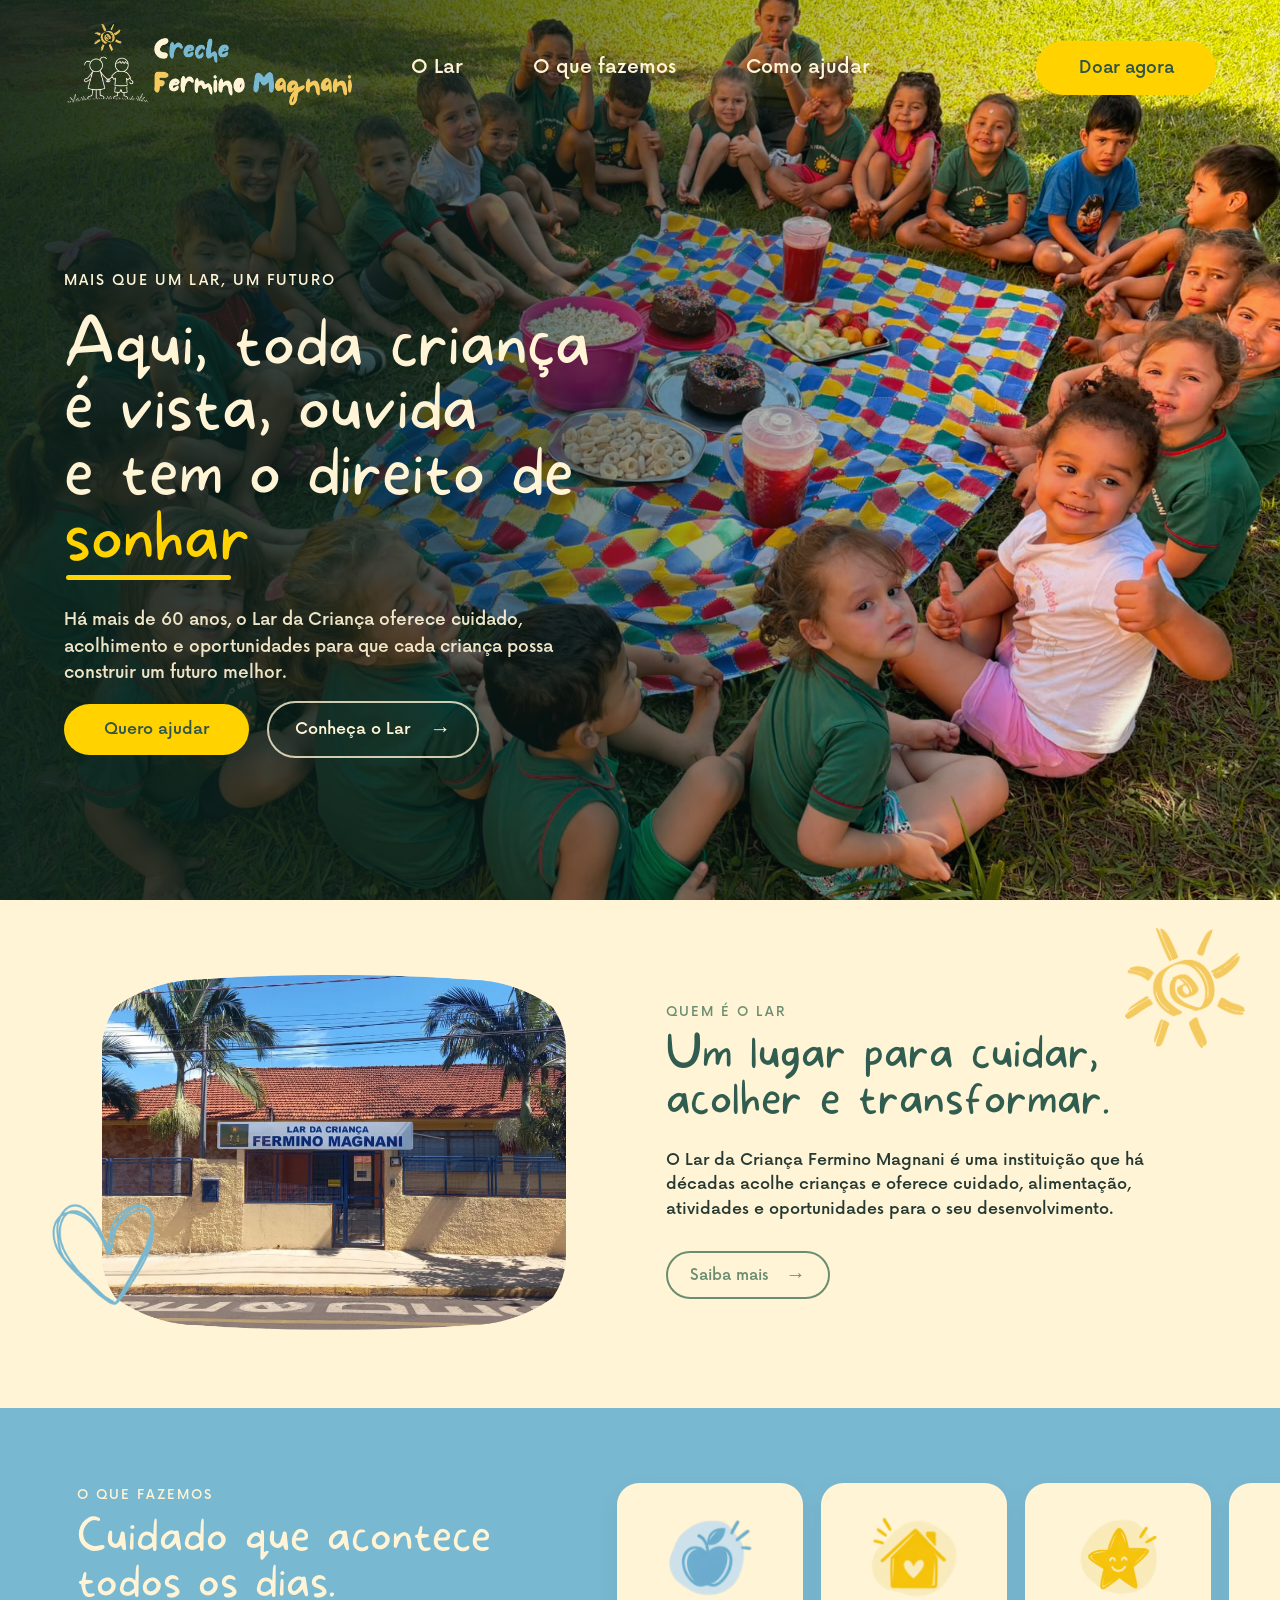
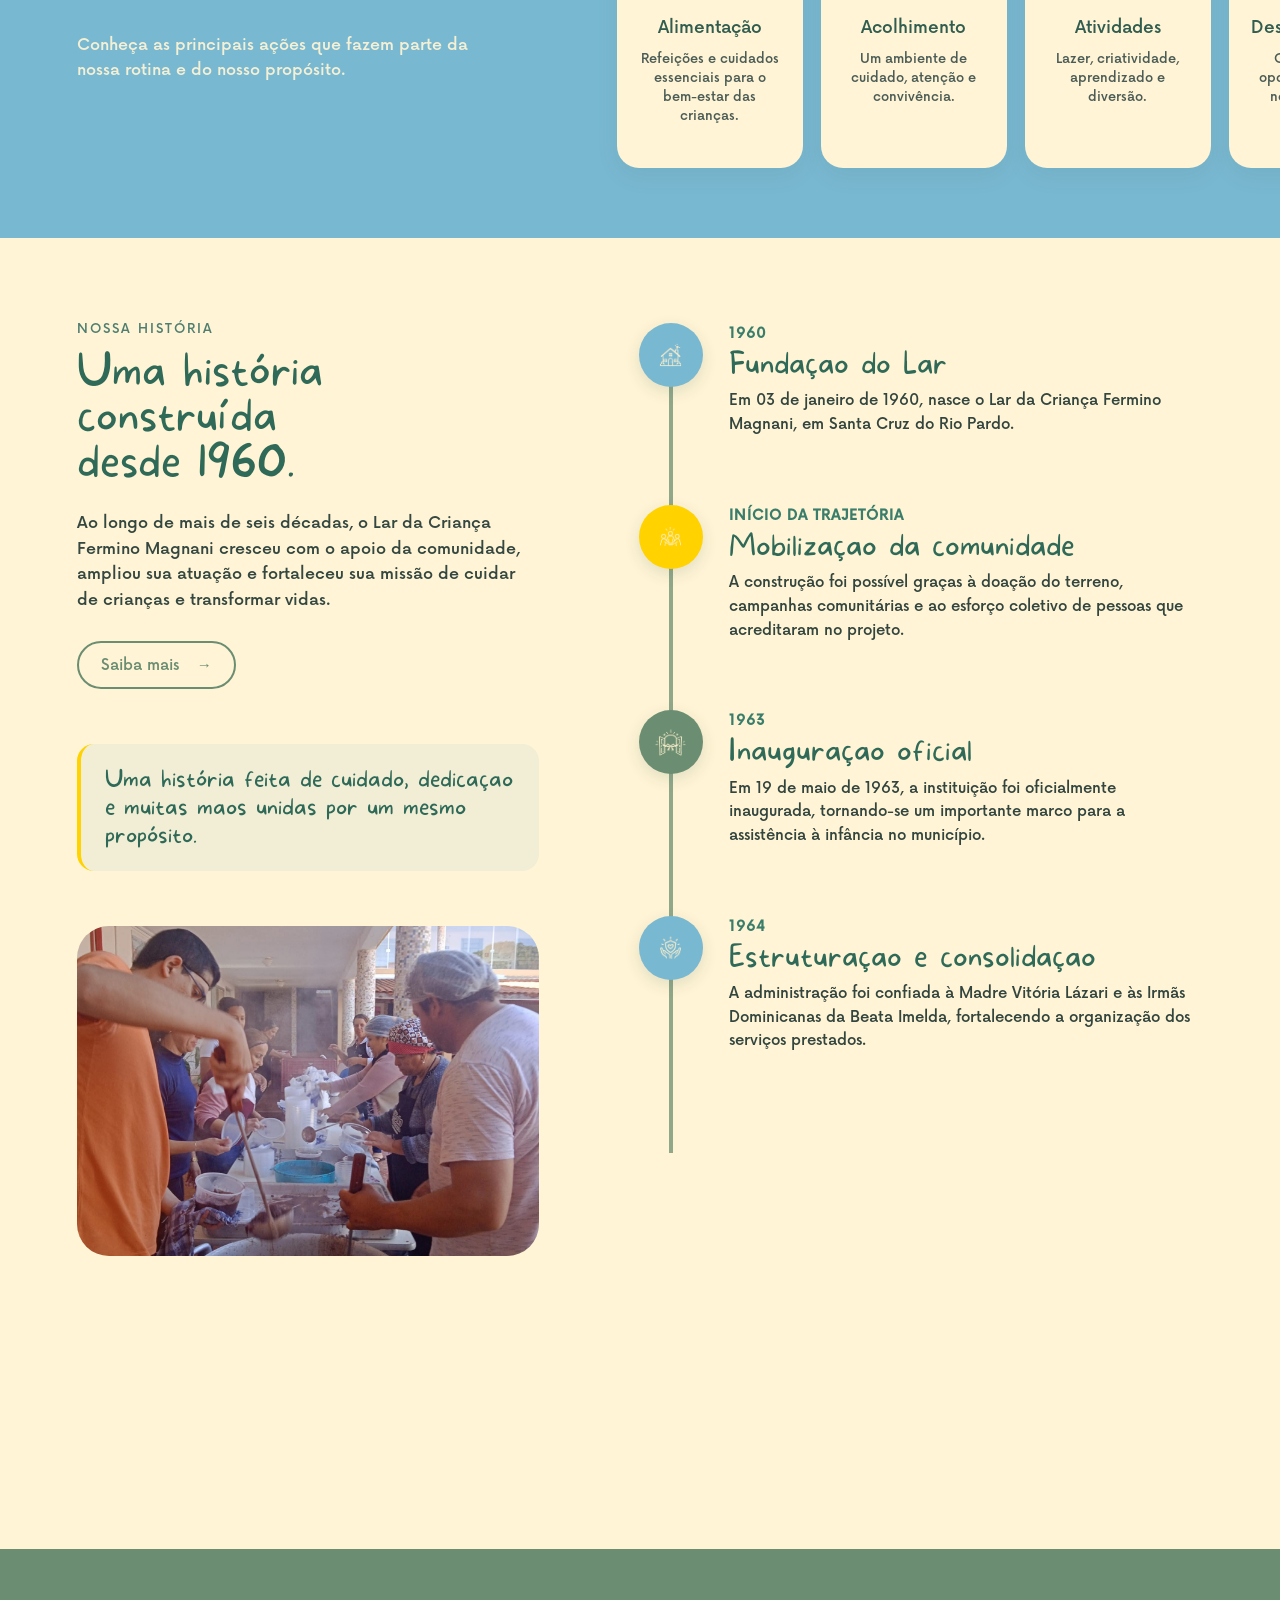
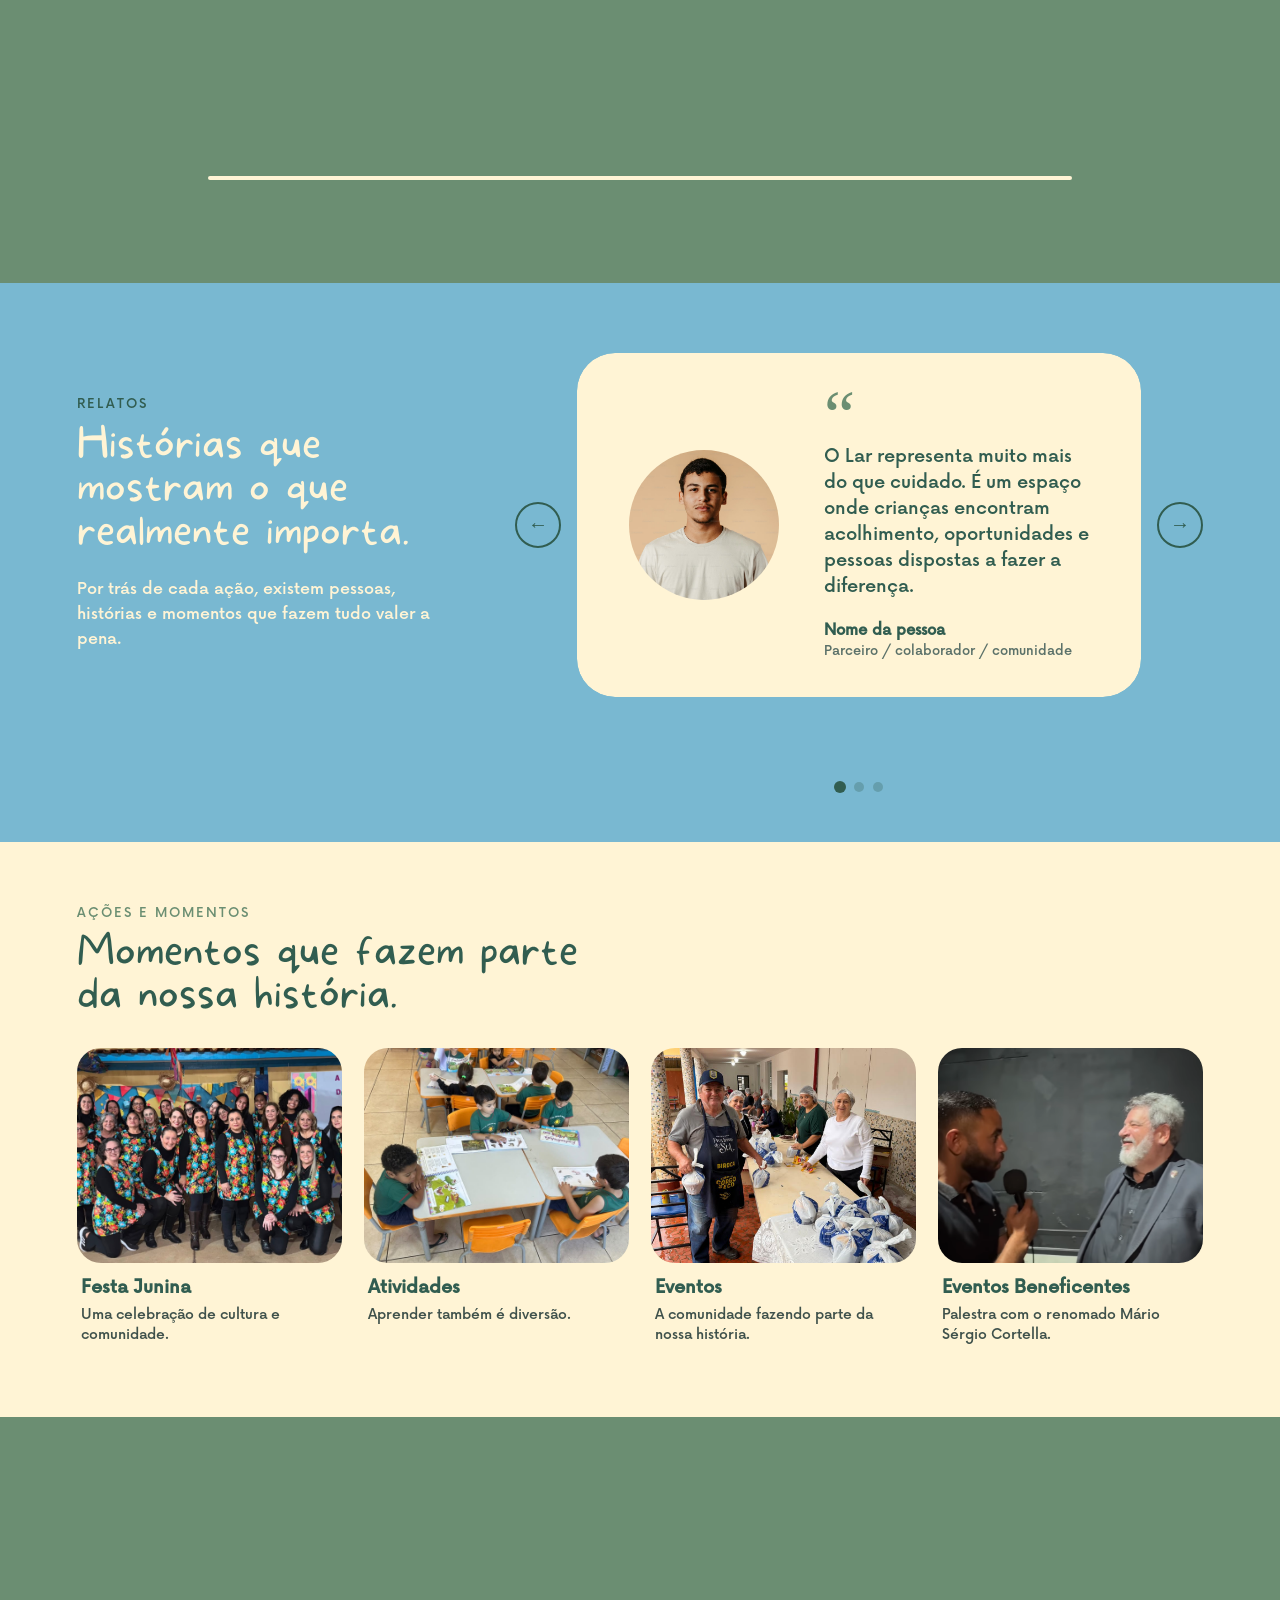
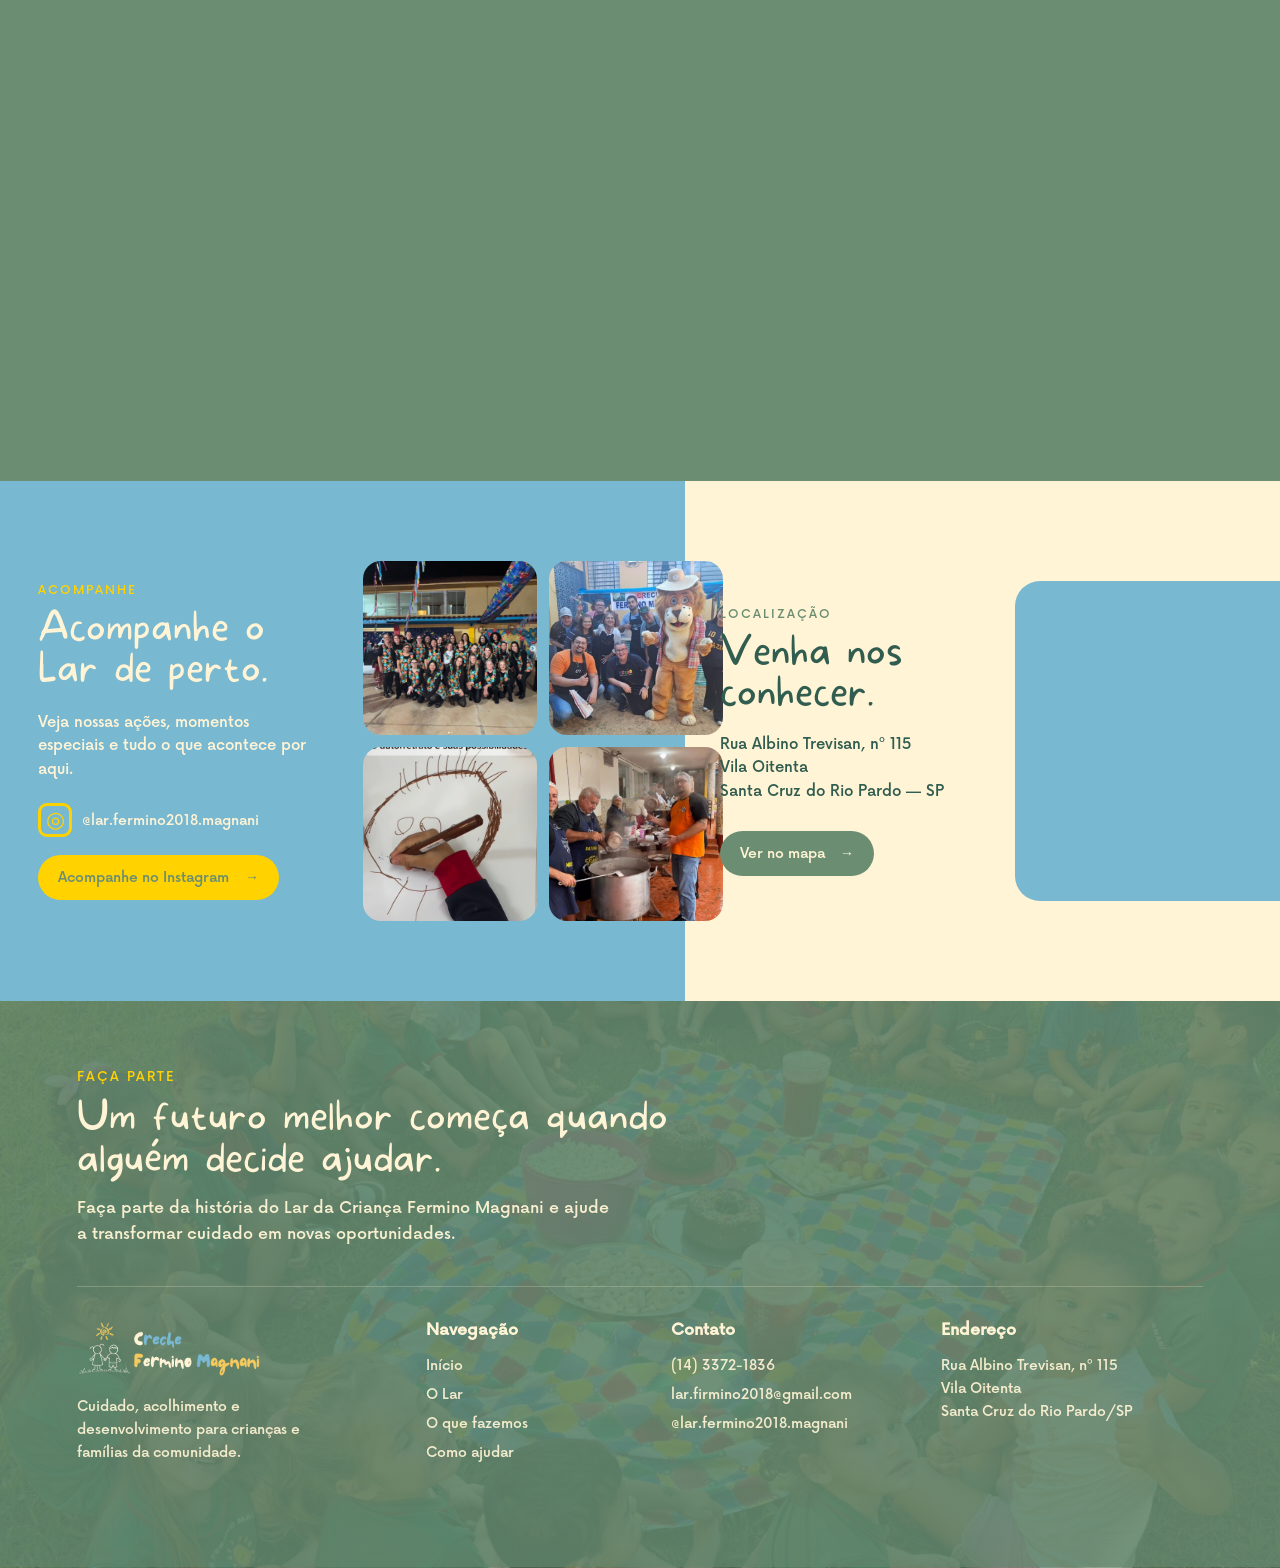
<file: LAR SITE/index_V3/index.html>
<!DOCTYPE html>
<html lang="pt-BR">

<head>
    <meta charset="UTF-8">

    <meta name="viewport" content="width=device-width, initial-scale=1.0">

    <title>Creche Fermino Magnani</title>

    <link rel="stylesheet" href="style.css">
</head>

<!-- ========================================
     MODAL DE DOAÇÃO
========================================= -->

<div class="doacao-modal" id="doacaoModal" aria-hidden="true">

    <!-- FUNDO ESCURO -->
    <div class="doacao-modal-overlay"></div>


    <!-- JANELA -->
    <div class="doacao-modal-box" role="dialog" aria-modal="true" aria-labelledby="doacaoTitulo">

        <!-- FECHAR -->
        <button class="doacao-fechar" id="fecharDoacao" type="button" aria-label="Fechar formulário de doação">
            ×
        </button>


        <!-- CABEÇALHO -->
        <div class="doacao-modal-header">

            <span class="doacao-modal-tag">
                FAÇA PARTE
            </span>

            <h2 id="doacaoTitulo">
                Sua ajuda transforma
                cuidado em oportunidades.
            </h2>

            <p>
                Escolha como deseja contribuir com
                o Lar da Criança Fermino Magnani.
            </p>

        </div>


        <!-- FORMULÁRIO -->
        <form class="doacao-form" id="doacaoForm">

            <!-- VALOR -->
            <div class="doacao-grupo">

                <label class="doacao-label">
                    Quanto você deseja doar?
                </label>

                <div class="doacao-valores">

                    <button type="button" class="valor-doacao" data-valor="20">
                        R$ 20
                    </button>

                    <button type="button" class="valor-doacao" data-valor="50">
                        R$ 50
                    </button>

                    <button type="button" class="valor-doacao" data-valor="100">
                        R$ 100
                    </button>

                    <button type="button" class="valor-doacao" data-valor="200">
                        R$ 200
                    </button>

                </div>


                <div class="valor-personalizado">

                    <span>R$</span>

                    <input type="number" id="valorPersonalizado" name="valor" placeholder="Outro valor" min="1">

                </div>

            </div>


            <!-- DADOS -->
            <div class="doacao-campos-grid">

                <div class="doacao-campo">

                    <label for="nomeDoador">
                        Nome
                    </label>

                    <input type="text" id="nomeDoador" name="nome" placeholder="Seu nome" required>

                </div>


                <div class="doacao-campo">

                    <label for="emailDoador">
                        E-mail
                    </label>

                    <input type="email" id="emailDoador" name="email" placeholder="seu@email.com" required>

                </div>


                <div class="doacao-campo">

                    <label for="telefoneDoador">
                        Telefone
                    </label>

                    <input type="tel" id="telefoneDoador" name="telefone" placeholder="(14) 00000-0000">

                </div>


                <div class="doacao-campo">

                    <label for="tipoDoacao">
                        Tipo de contribuição
                    </label>

                    <select id="tipoDoacao" name="tipo">
                        <option value="unica">
                            Doação única
                        </option>

                        <option value="mensal">
                            Quero ajudar mensalmente
                        </option>

                        <option value="empresa">
                            Doação empresarial
                        </option>

                    </select>

                </div>

            </div>


            <!-- MENSAGEM OPCIONAL -->
            <div class="doacao-campo doacao-campo-completo">

                <label for="mensagemDoador">
                    Mensagem
                    <span>(opcional)</span>
                </label>

                <textarea id="mensagemDoador" name="mensagem" placeholder="Deixe uma mensagem para o Lar..."
                    rows="3"></textarea>

            </div>


            <!-- CHECKBOX -->
            <label class="doacao-checkbox">

                <input type="checkbox" name="novidades">

                <span class="check-custom"></span>

                <span>
                    Quero receber novidades sobre as ações do Lar.
                </span>

            </label>


            <!-- BOTÃO FINAL -->
            <button type="submit" class="doacao-enviar">
                Continuar doação
                <span>→</span>
            </button>


            <p class="doacao-observacao">
                As informações de pagamento serão apresentadas
                na próxima etapa.
            </p>

        </form>


        <!-- SUCESSO -->
        <div class="doacao-sucesso" id="doacaoSucesso">

            <div class="doacao-sucesso-icone">
                ✓
            </div>

            <span class="doacao-modal-tag">
                OBRIGADO
            </span>

            <h2>
                Seu apoio faz parte dessa história.
            </h2>

            <p>
                Esta é uma demonstração do fluxo de doação.
                Depois vocês podem integrar aqui o Pix ou
                outra forma de pagamento oficial.
            </p>

            <button type="button" class="doacao-voltar" id="fecharSucesso">
                Voltar para o site
            </button>

        </div>

    </div>

</div>

<!-- ========================================
     MODAL SEJA PARCEIRO
========================================= -->

<div class="parceria-modal" id="parceriaModal" aria-hidden="true">

    <div class="parceria-modal-overlay"></div>

    <div class="parceria-modal-box" role="dialog" aria-modal="true" aria-labelledby="parceriaTitulo">

        <!-- FECHAR -->
        <button class="parceria-fechar" id="fecharParceria" type="button" aria-label="Fechar formulário de parceria">
            ×
        </button>


        <!-- CABEÇALHO -->
        <div class="parceria-modal-header">

            <span class="parceria-modal-tag">
                SEJA PARCEIRO
            </span>

            <h2 id="parceriaTitulo">
                Sua empresa também pode
                fazer parte dessa história.
            </h2>

            <p>
                Empresas e organizações podem apoiar o Lar
                por meio de contribuições, projetos, campanhas
                e outras formas de parceria.
            </p>

        </div>


        <!-- FORMULÁRIO -->
        <form class="parceria-form" id="parceriaForm">

            <!-- DADOS DA EMPRESA -->
            <div class="parceria-secao">

                <span class="parceria-secao-titulo">
                    Sobre a empresa
                </span>

                <div class="parceria-campos-grid">

                    <div class="parceria-campo">

                        <label for="empresaNome">
                            Empresa / organização
                        </label>

                        <input type="text" id="empresaNome" name="empresa" placeholder="Nome da empresa" required>

                    </div>


                    <div class="parceria-campo">

                        <label for="empresaSegmento">
                            Segmento
                        </label>

                        <input type="text" id="empresaSegmento" name="segmento"
                            placeholder="Ex.: comércio, indústria, serviços">

                    </div>


                    <div class="parceria-campo">

                        <label for="responsavelNome">
                            Responsável
                        </label>

                        <input type="text" id="responsavelNome" name="responsavel" placeholder="Nome do responsável"
                            required>

                    </div>


                    <div class="parceria-campo">

                        <label for="responsavelCargo">
                            Cargo
                        </label>

                        <input type="text" id="responsavelCargo" name="cargo" placeholder="Ex.: gerente, proprietário">

                    </div>


                    <div class="parceria-campo">

                        <label for="empresaEmail">
                            E-mail
                        </label>

                        <input type="email" id="empresaEmail" name="email" placeholder="empresa@email.com" required>

                    </div>


                    <div class="parceria-campo">

                        <label for="empresaTelefone">
                            Telefone
                        </label>

                        <input type="tel" id="empresaTelefone" name="telefone" placeholder="(14) 00000-0000">

                    </div>

                </div>

            </div>


            <!-- TIPO DE PARCERIA -->
            <div class="parceria-secao">

                <span class="parceria-secao-titulo">
                    Como sua empresa gostaria de ajudar?
                </span>

                <div class="parceria-opcoes">

                    <button type="button" class="parceria-opcao" data-parceria="financeira">
                        Apoio financeiro
                    </button>

                    <button type="button" class="parceria-opcao" data-parceria="materiais">
                        Doação de materiais
                    </button>

                    <button type="button" class="parceria-opcao" data-parceria="servicos">
                        Serviços / estrutura
                    </button>

                    <button type="button" class="parceria-opcao" data-parceria="campanha">
                        Campanhas e eventos
                    </button>

                </div>

                <input type="hidden" id="tipoParceria" name="tipoParceria">

            </div>


            <!-- FAIXA DE CONTRIBUIÇÃO -->
            <div class="parceria-campo parceria-campo-completo">

                <label for="faixaApoio">
                    Faixa de apoio pretendida
                </label>

                <select id="faixaApoio" name="faixaApoio">
                    <option value="">
                        Selecione uma opção
                    </option>

                    <option value="ate500">
                        Até R$ 500
                    </option>

                    <option value="500-1500">
                        R$ 500 a R$ 1.500
                    </option>

                    <option value="1500-5000">
                        R$ 1.500 a R$ 5.000
                    </option>

                    <option value="mais5000">
                        Acima de R$ 5.000
                    </option>

                    <option value="outro">
                        Outro tipo de apoio
                    </option>
                </select>

            </div>


            <!-- MENSAGEM -->
            <div class="parceria-campo parceria-campo-completo">

                <label for="mensagemParceria">
                    Conte um pouco sobre a parceria
                </label>

                <textarea id="mensagemParceria" name="mensagem" rows="4"
                    placeholder="Como sua empresa gostaria de contribuir?"></textarea>

            </div>


            <!-- CHECK -->
            <label class="parceria-checkbox">

                <input type="checkbox" id="autorizaContato" required>

                <span class="parceria-check-custom"></span>

                <span>
                    Autorizo o Lar a entrar em contato
                    para conversar sobre esta parceria.
                </span>

            </label>


            <!-- BOTÃO -->
            <button type="submit" class="parceria-enviar">
                Quero ser parceiro
                <span>→</span>
            </button>

        </form>


        <!-- SUCESSO -->
        <div class="parceria-sucesso" id="parceriaSucesso">

            <div class="parceria-sucesso-icone">
                ✓
            </div>

            <span class="parceria-modal-tag">
                OBRIGADO
            </span>

            <h2>
                Que bom ter sua empresa
                interessada em fazer parte.
            </h2>

            <p>
                As informações foram preenchidas com sucesso.
                Depois vocês podem conectar este formulário ao
                e-mail, banco de dados ou sistema de contato do Lar.
            </p>

            <button type="button" class="parceria-voltar" id="fecharParceriaSucesso">
                Voltar para o site
            </button>

        </div>

    </div>

</div>

<!-- ========================================
     MODAL DE COMPARTILHAMENTO
========================================= -->

<div class="compartilhar-modal" id="compartilharModal" aria-hidden="true">

    <div class="compartilhar-overlay"></div>

    <div class="compartilhar-box" role="dialog" aria-modal="true" aria-labelledby="compartilharTitulo">

        <!-- FECHAR -->
        <button class="compartilhar-fechar" id="fecharCompartilhar" type="button" aria-label="Fechar compartilhamento">
            ×
        </button>


        <!-- CABEÇALHO -->
        <div class="compartilhar-header">

            <span class="compartilhar-tag">
                COMPARTILHE
            </span>

            <h2 id="compartilharTitulo">
                Ajude essa história
                a chegar mais longe.
            </h2>

            <p>
                Compartilhe o trabalho do Lar com outras pessoas
                e ajude mais gente a conhecer essa causa.
            </p>

        </div>


        <!-- OPÇÕES -->
        <div class="compartilhar-opcoes">


            <!-- WHATSAPP -->
            <button type="button" class="compartilhar-opcao compartilhar-whatsapp" data-rede="whatsapp">

                <span class="compartilhar-icone">
                    WA
                </span>

                <span>
                    WhatsApp
                </span>

            </button>


            <!-- FACEBOOK -->
            <button type="button" class="compartilhar-opcao compartilhar-facebook" data-rede="facebook">

                <span class="compartilhar-icone">
                    f
                </span>

                <span>
                    Facebook
                </span>

            </button>


            <!-- X / TWITTER -->
            <button type="button" class="compartilhar-opcao compartilhar-instagram" data-rede="instagram">
                <span class="compartilhar-icone">
                    ◎
                </span>

                <span>
                    Instagram
                </span>
            </button>


            <!-- EMAIL -->
            <button type="button" class="compartilhar-opcao compartilhar-email" data-rede="email">

                <span class="compartilhar-icone">
                    @
                </span>

                <span>
                    E-mail
                </span>

            </button>


            <!-- COMPARTILHAMENTO NATIVO -->
            <button type="button" class="compartilhar-opcao compartilhar-nativo" id="compartilharNativo">

                <span class="compartilhar-icone">
                    ↗
                </span>

                <span>
                    Compartilhar
                </span>

            </button>


            <!-- COPIAR LINK -->
            <button type="button" class="compartilhar-opcao compartilhar-copiar" id="copiarLink">

                <span class="compartilhar-icone">
                    ⧉
                </span>

                <span>
                    Copiar link
                </span>

            </button>

        </div>



        <!-- FEEDBACK -->
        <div class="compartilhar-feedback" id="compartilharFeedback">
            Link copiado!
        </div>

    </div>

</div>

<!-- ========================================
     MODAL EVENTOS + VOLUNTARIADO
========================================= -->

<div class="eventos-modal" id="eventosModal" aria-hidden="true">

    <div class="eventos-overlay"></div>

    <div class="eventos-modal-box" role="dialog" aria-modal="true" aria-labelledby="eventosTitulo">

        <!-- FECHAR -->
        <button class="eventos-fechar" id="fecharEventos" type="button" aria-label="Fechar ações e voluntariado">
            ×
        </button>


        <!-- CABEÇALHO -->
        <div class="eventos-header">

            <span class="eventos-tag">
                PARTICIPE
            </span>

            <h2 id="eventosTitulo">
                Existem muitas formas
                de fazer parte.
            </h2>

            <p>
                Conheça as próximas ações do Lar e,
                se quiser, inscreva-se para participar
                como voluntário.
            </p>

        </div>


        <!-- ========================================
             PRÓXIMAS AÇÕES
        ========================================= -->

        <div class="eventos-proximos">

            <div class="eventos-secao-topo">

                <div>
                    <span class="eventos-subtag">
                        PRÓXIMAS AÇÕES
                    </span>

                    <h3>
                        O que vem por aí
                    </h3>
                </div>

                <p>
                    Eventos de exemplo para demonstração do site.
                </p>

            </div>


            <div class="eventos-lista">

                <!-- EVENTO 1 -->
                <article class="evento-card">

                    <div class="evento-data">
                        <strong>12</strong>
                        <span>OUT</span>
                    </div>

                    <div class="evento-conteudo">

                        <span class="evento-tipo">
                            EVENTO
                        </span>

                        <h4>
                            Tarde de Brincadeiras
                        </h4>

                        <p>
                            Uma tarde especial com atividades
                            recreativas, oficinas e integração
                            com as crianças.
                        </p>

                        <div class="evento-info">
                            <span>14h às 17h</span>
                            <span>Lar Fermino Magnani</span>
                        </div>

                    </div>

                    <button type="button" class="evento-participar" data-evento="Tarde de Brincadeiras">
                        Quero participar
                        <span>→</span>
                    </button>

                </article>


                <!-- EVENTO 2 -->
                <article class="evento-card">

                    <div class="evento-data">
                        <strong>26</strong>
                        <span>OUT</span>
                    </div>

                    <div class="evento-conteudo">

                        <span class="evento-tipo">
                            CAMPANHA
                        </span>

                        <h4>
                            Arrecadação Solidária
                        </h4>

                        <p>
                            Campanha para arrecadação de alimentos,
                            itens de higiene e materiais para
                            as atividades do Lar.
                        </p>

                        <div class="evento-info">
                            <span>9h às 16h</span>
                            <span>Santa Cruz do Rio Pardo</span>
                        </div>

                    </div>

                    <button type="button" class="evento-participar" data-evento="Arrecadação Solidária">
                        Quero participar
                        <span>→</span>
                    </button>

                </article>


                <!-- EVENTO 3 -->
                <article class="evento-card">

                    <div class="evento-data">
                        <strong>09</strong>
                        <span>NOV</span>
                    </div>

                    <div class="evento-conteudo">

                        <span class="evento-tipo">
                            MUTIRÃO
                        </span>

                        <h4>
                            Dia de Cuidar do Lar
                        </h4>

                        <p>
                            Um dia de trabalho voluntário para
                            organização, jardinagem e pequenas
                            melhorias nos espaços da instituição.
                        </p>

                        <div class="evento-info">
                            <span>8h às 13h</span>
                            <span>Lar Fermino Magnani</span>
                        </div>

                    </div>

                    <button type="button" class="evento-participar" data-evento="Dia de Cuidar do Lar">
                        Quero participar
                        <span>→</span>
                    </button>

                </article>

            </div>

        </div>


        <!-- ========================================
             VOLUNTARIADO
        ========================================= -->

        <div class="voluntariado-area">

            <div class="voluntariado-intro">

                <span class="eventos-subtag">
                    VOLUNTARIADO
                </span>

                <h3>
                    Quer ajudar de perto?
                </h3>

                <p>
                    Preencha seus dados e conte como gostaria
                    de participar. A equipe do Lar poderá entrar
                    em contato quando surgir uma oportunidade.
                </p>

            </div>


            <form class="voluntariado-form" id="voluntariadoForm">

                <div class="voluntariado-grid">

                    <div class="voluntariado-campo">

                        <label for="voluntarioNome">
                            Nome
                        </label>

                        <input type="text" id="voluntarioNome" name="nome" placeholder="Seu nome" required>

                    </div>


                    <div class="voluntariado-campo">

                        <label for="voluntarioEmail">
                            E-mail
                        </label>

                        <input type="email" id="voluntarioEmail" name="email" placeholder="seu@email.com" required>

                    </div>


                    <div class="voluntariado-campo">

                        <label for="voluntarioTelefone">
                            Telefone
                        </label>

                        <input type="tel" id="voluntarioTelefone" name="telefone" placeholder="(14) 00000-0000">

                    </div>


                    <div class="voluntariado-campo">

                        <label for="voluntarioEvento">
                            Ação de interesse
                        </label>

                        <select id="voluntarioEvento" name="evento">
                            <option value="">
                                Voluntariado geral
                            </option>

                            <option value="Tarde de Brincadeiras">
                                Tarde de Brincadeiras
                            </option>

                            <option value="Arrecadação Solidária">
                                Arrecadação Solidária
                            </option>

                            <option value="Dia de Cuidar do Lar">
                                Dia de Cuidar do Lar
                            </option>

                        </select>

                    </div>

                </div>


                <!-- ÁREA DE INTERESSE -->
                <div class="voluntariado-campo">

                    <label>
                        Como você gostaria de ajudar?
                    </label>

                    <div class="voluntariado-opcoes">

                        <button type="button" class="voluntariado-opcao" data-area="eventos">
                            Eventos
                        </button>

                        <button type="button" class="voluntariado-opcao" data-area="recreacao">
                            Recreação
                        </button>

                        <button type="button" class="voluntariado-opcao" data-area="organizacao">
                            Organização
                        </button>

                        <button type="button" class="voluntariado-opcao" data-area="campanhas">
                            Campanhas
                        </button>

                    </div>

                    <input type="hidden" id="areaVoluntariado" name="area">

                </div>


                <!-- DISPONIBILIDADE -->
                <div class="voluntariado-campo">

                    <label for="disponibilidadeVoluntario">
                        Disponibilidade
                    </label>

                    <select id="disponibilidadeVoluntario" name="disponibilidade">
                        <option value="">
                            Selecione
                        </option>

                        <option value="semana">
                            Durante a semana
                        </option>

                        <option value="finais">
                            Finais de semana
                        </option>

                        <option value="eventos">
                            Apenas em eventos específicos
                        </option>

                        <option value="flexivel">
                            Horário flexível
                        </option>

                    </select>

                </div>


                <!-- MENSAGEM -->
                <div class="voluntariado-campo">

                    <label for="mensagemVoluntario">
                        Conte um pouco sobre você
                    </label>

                    <textarea id="mensagemVoluntario" name="mensagem" rows="4"
                        placeholder="Conte como gostaria de contribuir..."></textarea>

                </div>


                <label class="voluntariado-checkbox">

                    <input type="checkbox" required>

                    <span class="voluntariado-check"></span>

                    <span>
                        Autorizo o Lar a entrar em contato
                        sobre oportunidades de voluntariado.
                    </span>

                </label>


                <button type="submit" class="voluntariado-enviar">
                    Quero participar
                    <span>→</span>
                </button>

            </form>

        </div>


        <!-- ========================================
             SUCESSO
        ========================================= -->

        <div class="voluntariado-sucesso" id="voluntariadoSucesso">

            <div class="voluntariado-sucesso-icone">
                ✓
            </div>

            <span class="eventos-tag">
                INSCRIÇÃO REALIZADA
            </span>

            <h2>
                Obrigado por querer
                fazer parte.
            </h2>

            <p>
                Seu interesse foi registrado.
                Esta é uma demonstração do fluxo e,
                futuramente, o formulário pode ser conectado
                ao e-mail ou banco de dados do Lar.
            </p>

            <button type="button" class="voluntariado-voltar" id="fecharVoluntariadoSucesso">
                Voltar para o site
            </button>

        </div>

    </div>

</div>

<body>

    <!-- =========================
         HEADER
    ========================== -->

    <header class="header" id="header">

        <div class="header-container">

            <!-- LOGO -->
            <a href="#" class="logo">
                <img src="assets/img/logo.png" alt="Creche Fermino Magnani">
            </a>


            <!-- NAVEGAÇÃO -->
            <nav class="nav">

                <a href="#o-lar">
                    O Lar
                </a>

                <a href="#o-que-fazemos">
                    O que fazemos
                </a>

                <a href="#como-ajudar">
                    Como ajudar
                </a>

            </nav>


            <!-- CTA HEADER -->
            <a href="#doacao" class="btn-doar">

                <span>Doar agora</span>

            </a>


            <!-- MENU MOBILE -->
            <button class="menu-mobile" id="menu-mobile" aria-label="Abrir menu">

                <span></span>
                <span></span>
                <span></span>

            </button>

        </div>

    </header>



    <!-- =========================
         HERO
    ========================== -->

    <main>

        <section class="hero">

            <!-- FOTO -->
            <div class="hero-image"></div>

            <!-- ESCURECIMENTO DA FOTO -->
            <div class="hero-overlay"></div>


            <!-- CONTEÚDO -->
            <div class="hero-container">

                <div class="hero-content">

                    <span class="hero-tag">
                        MAIS QUE UM LAR, UM FUTURO
                    </span>


                    <h1>
                        Aqui, toda criança<br>
                        é vista, ouvida<br>
                        e tem o direito de<br>

                        <span>
                            sonhar
                        </span>
                    </h1>


                    <p>
                        Há mais de 60 anos, o Lar da Criança
                        oferece cuidado, acolhimento e oportunidades
                        para que cada criança possa construir
                        um futuro melhor.
                    </p>


                    <div class="hero-buttons">

                        <a href="#como-ajudar" class="btn-primary">
                            Quero ajudar
                        </a>


                        <a href="#o-lar" class="btn-secondary">
                            Conheça o Lar

                            <span class="arrow">
                                →
                            </span>
                        </a>

                    </div>

                </div>

            </div>

        </section>
        <!-- ========================================
     QUEM É O LAR
========================================= -->

        <section class="quem-lar" id="o-lar">
            <img src="assets/img/sol.png" alt="" class="elemento-sol" aria-hidden="true">

            <div class="quem-lar-container">

                <!-- FOTO + ELEMENTOS GRÁFICOS -->
                <div class="quem-lar-foto-area">

                    <div class="quem-lar-imagem">

                        <img src="assets/img/quem-e-o-lar.png" alt="Fachada do Lar da Criança Fermino Magnani">

                    </div>

                    <!-- CORAÇÃO -->
                    <img src="assets/img/coração.png" alt="" class="elemento-coracao" aria-hidden="true">

                </div>


                <!-- CONTEÚDO -->
                <div class="quem-lar-conteudo">

                    <span class="quem-lar-tag">
                        QUEM É O LAR
                    </span>


                    <h2>
                        Um lugar para cuidar,<br>
                        acolher e transformar.
                    </h2>


                    <p>
                        O Lar da Criança Fermino Magnani é uma instituição
                        que há décadas acolhe crianças e oferece cuidado,
                        alimentação, atividades e oportunidades para o
                        seu desenvolvimento.
                    </p>


                    <a href="https://www.santacruzdoriopardo.sp.gov.br/assets/uploads/terceiro_setor/arquivos/d7640134e6120f0241bc683d37adbeb2.pdf" target="_blank" class="quem-lar-botao">

                        Saiba mais

                        <span>
                            →
                        </span>

                    </a>

                </div>

            </div>

        </section>
        <!-- ========================================
     O QUE FAZEMOS
========================================= -->

        <section class="o-que-fazemos" id="o-que-fazemos">

            <div class="o-que-fazemos-container">

                <!-- CONTEÚDO ESQUERDO -->
                <div class="o-que-fazemos-conteudo">

                    <span class="o-que-fazemos-tag">
                        O QUE FAZEMOS
                    </span>

                    <h2>
                        Cuidado que acontece
                        todos os dias.
                    </h2>

                    <p>
                        Conheça as principais ações que fazem parte
                        da nossa rotina e do nosso propósito.
                    </p>

                    <a href="https://www.santacruzdoriopardo.sp.gov.br/assets/uploads/terceiro_setor/arquivos/d7640134e6120f0241bc683d37adbeb2.pdf" target="_blank" class="o-que-fazemos-botao">

                        Saiba mais

                        <span>→</span>

                    </a>

                </div>


                <!-- CARDS -->
                <div class="o-que-fazemos-cards">


                    <!-- ALIMENTAÇÃO -->
                    <article class="fazer-card">

                        <div class="fazer-card-icone">

                            <img src="assets/img/alimentacao.png" alt="">

                        </div>

                        <h3>
                            Alimentação
                        </h3>

                        <p>
                            Refeições e cuidados essenciais para o
                            bem-estar das crianças.
                        </p>

                    </article>


                    <!-- ACOLHIMENTO -->
                    <article class="fazer-card">

                        <div class="fazer-card-icone">

                            <img src="assets/img/acolhimento.png" alt="">

                        </div>

                        <h3>
                            Acolhimento
                        </h3>

                        <p>
                            Um ambiente de cuidado, atenção
                            e convivência.
                        </p>

                    </article>


                    <!-- ATIVIDADES -->
                    <article class="fazer-card">

                        <div class="fazer-card-icone">

                            <img src="assets/img/atividades.png" alt="">

                        </div>

                        <h3>
                            Atividades
                        </h3>

                        <p>
                            Lazer, criatividade, aprendizado
                            e diversão.
                        </p>

                    </article>


                    <!-- DESENVOLVIMENTO -->
                    <article class="fazer-card">

                        <div class="fazer-card-icone">

                            <img src="assets/img/desenvolvimento.png" alt="">

                        </div>

                        <h3>
                            Desenvolvimento
                        </h3>

                        <p>
                            Capacitação e oportunidades para
                            novos caminhos.
                        </p>

                    </article>


                </div>

            </div>

        </section>
        <!-- ========================================
        NOSSA HISTÓRIA
        ========================================= -->

        <section class="nossa-historia" id="nossa-historia">


            <div class="nossa-historia-container">

                <!-- ========================================
             LADO ESQUERDO
             ========================================= -->

                <div class="historia-esquerda">

                    <!-- TOPO -->
                    <div class="historia-intro">

                        <span class="historia-tag">
                            NOSSA HISTÓRIA
                        </span>

                        <h2>
                            Uma história construída<br>
                            desde 1960.
                        </h2>

                        <p>
                            Ao longo de mais de seis décadas, o Lar da Criança
                            Fermino Magnani cresceu com o apoio da comunidade,
                            ampliou sua atuação e fortaleceu sua missão de cuidar
                            de crianças e transformar vidas.
                        </p>

                        <a href="https://docs.google.com/document/d/12FQgbftMUfipTIT-5cEYodX8aiQ0EU8F/edit?usp=sharing&ouid=100052585057552997051&rtpof=true&sd=true" target="_blank" class="historia-botao">
                            Saiba mais
                            <span>→</span>
                        </a>

                    </div>


                    <!-- FRASE 1 -->
                    <div class="historia-frase historia-reveal">

                        <p>
                            Uma história feita de cuidado, dedicação e
                            muitas mãos unidas por um mesmo propósito.
                        </p>

                    </div>


                    <!-- FOTO -->
                    <div class="historia-foto historia-reveal">

                        <img src="assets/img/historia-foto.jpeg"
                            alt="Momento da história do Lar da Criança Fermino Magnani">

                    </div>


                    <!-- FRASE 2 -->
                    <div class="historia-frase historia-reveal">

                        <p>
                            Mais de seis décadas depois, o propósito continua o mesmo:
                            acolher, educar e criar novas possibilidades.
                        </p>

                    </div>

                </div>



                <!-- ========================================
             LADO DIREITO / TIMELINE
        ========================================= -->

                <div class="historia-direita">

                    <div class="timeline-historia">


                        <!-- 1960 -->
                        <article class="historia-item">

                            <div class="historia-item-icon icone-azul">

                                <img src="assets/img/historia-1.png" alt="">

                            </div>

                            <div class="historia-item-conteudo">

                                <span class="historia-ano">
                                    1960
                                </span>

                                <h3>
                                    Fundação do Lar
                                </h3>

                                <p>
                                    Em 03 de janeiro de 1960, nasce o Lar da Criança
                                    Fermino Magnani, em Santa Cruz do Rio Pardo.
                                </p>

                            </div>

                        </article>


                        <!-- MOBILIZAÇÃO -->
                        <article class="historia-item">

                            <div class="historia-item-icon icone-amarelo">

                                <img src="assets/img/historia-2.png" alt="">

                            </div>

                            <div class="historia-item-conteudo">

                                <span class="historia-ano">
                                    INÍCIO DA TRAJETÓRIA
                                </span>

                                <h3>
                                    Mobilização da comunidade
                                </h3>

                                <p>
                                    A construção foi possível graças à doação do terreno,
                                    campanhas comunitárias e ao esforço coletivo de pessoas
                                    que acreditaram no projeto.
                                </p>

                            </div>

                        </article>


                        <!-- 1963 -->
                        <article class="historia-item">

                            <div class="historia-item-icon icone-verde">

                                <img src="assets/img/historia-3.png" alt="">

                            </div>

                            <div class="historia-item-conteudo">

                                <span class="historia-ano">
                                    1963
                                </span>

                                <h3>
                                    Inauguração oficial
                                </h3>

                                <p>
                                    Em 19 de maio de 1963, a instituição foi oficialmente
                                    inaugurada, tornando-se um importante marco para a
                                    assistência à infância no município.
                                </p>

                            </div>

                        </article>


                        <!-- 1964 -->
                        <article class="historia-item">

                            <div class="historia-item-icon icone-azul">

                                <img src="assets/img/historia-4.png" alt="">

                            </div>

                            <div class="historia-item-conteudo">

                                <span class="historia-ano">
                                    1964
                                </span>

                                <h3>
                                    Estruturação e consolidação
                                </h3>

                                <p>
                                    A administração foi confiada à Madre Vitória Lázari
                                    e às Irmãs Dominicanas da Beata Imelda, fortalecendo
                                    a organização dos serviços prestados.
                                </p>

                            </div>

                        </article>


                        <!-- CRESCIMENTO -->
                        <article class="historia-item">

                            <div class="historia-item-icon icone-amarelo">

                                <img src="assets/img/historia-5.png" alt="">

                            </div>

                            <div class="historia-item-conteudo">

                                <span class="historia-ano">
                                    AO LONGO DOS ANOS
                                </span>

                                <h3>
                                    Crescimento e fortalecimento
                                </h3>

                                <p>
                                    O Lar ampliou sua atuação, seus serviços e sua
                                    capacidade de atendimento, sempre mantendo o cuidado
                                    com o desenvolvimento integral das crianças.
                                </p>

                            </div>

                        </article>


                        <!-- HOJE -->
                        <article class="historia-item">

                            <div class="historia-item-icon icone-verde">

                                <img src="assets/img/historia-6.png" alt="">

                            </div>

                            <div class="historia-item-conteudo">

                                <span class="historia-ano">
                                    HOJE
                                </span>

                                <h3>
                                    Mais de 60 anos de impacto
                                </h3>

                                <p>
                                    Atualmente, o Lar atende 180 crianças em período
                                    integral e segue investindo em educação, cuidado,
                                    alimentação e desenvolvimento.
                                </p>

                            </div>

                        </article>


                    </div>

                </div>

            </div>
        </section>

        <section class="impacto-numeros" id="impacto-numeros">

            <div class="impacto-numeros-container">

                <div class="impacto-cabecalho">

                    <span class="impacto-tag">
                        IMPACTO EM NÚMEROS
                    </span>

                    <p class="impacto-frase">
                        Mais de seis décadas transformando cuidado em oportunidades,
                        histórias e novos futuros.
                    </p>

                </div>

                <div class="impacto-linha">

                    <div class="impacto-item">

                        <div class="impacto-numero">
                            <span class="contador" data-target="60">0</span>
                            <span class="sufixo">+</span>
                        </div>

                        <p>Anos de História</p>

                    </div>


                    <div class="impacto-item">

                        <div class="impacto-numero">
                            <span class="contador" data-target="180">0</span>
                            <span class="sufixo">+</span>
                        </div>

                        <p>Crianças Atendidas</p>

                    </div>


                    <div class="impacto-item">

                        <div class="impacto-numero">
                            <span class="contador" data-target="320">0</span>
                            <span class="sufixo">+</span>
                        </div>

                        <p>Ações Realizadas</p>

                    </div>


                    <div class="impacto-item">

                        <div class="impacto-numero">
                            <span class="contador" data-target="240">0</span>
                            <span class="sufixo">+</span>
                        </div>

                        <p>Famílias Alcançadas</p>

                    </div>

                </div>

            </div>

        </section>
        <!-- ========================================
     RELATOS
========================================= -->

        <section class="relatos" id="relatos">

            <div class="relatos-container">

                <!-- LADO ESQUERDO -->
                <div class="relatos-intro">

                    <span class="relatos-tag">
                        RELATOS
                    </span>

                    <h2>
                        Histórias que mostram
                        o que realmente importa.
                    </h2>

                    <p>
                        Por trás de cada ação, existem pessoas,
                        histórias e momentos que fazem tudo
                        valer a pena.
                    </p>

                </div>


                <!-- LADO DIREITO -->
                <div class="relatos-carrossel">

                    <!-- SETA ESQUERDA -->
                    <button class="relato-seta relato-anterior" type="button" aria-label="Relato anterior">
                        ←
                    </button>


                    <!-- ÁREA DOS RELATOS -->
                    <div class="relatos-viewport">

                        <div class="relatos-track">


                            <!-- RELATO 1 -->
                            <article class="relato-card">

                                <div class="relato-foto">

                                    <img src="assets/img/relato-1.avif" alt="Pessoa participante do relato">

                                </div>

                                <div class="relato-conteudo">

                                    <span class="relato-aspas">
                                        “
                                    </span>

                                    <p class="relato-texto">
                                        O Lar representa muito mais do que cuidado.
                                        É um espaço onde crianças encontram acolhimento,
                                        oportunidades e pessoas dispostas a fazer a diferença.
                                    </p>

                                    <div class="relato-pessoa">

                                        <strong>
                                            Nome da pessoa
                                        </strong>

                                        <span>
                                            Parceiro / colaborador / comunidade
                                        </span>

                                    </div>

                                </div>

                            </article>


                            <!-- RELATO 2 -->
                            <article class="relato-card">

                                <div class="relato-foto">

                                    <img src="assets/img/relato-2.avif" alt="Pessoa participante do relato">

                                </div>

                                <div class="relato-conteudo">

                                    <span class="relato-aspas">
                                        “
                                    </span>

                                    <p class="relato-texto">
                                        Fazer parte dessa história é perceber que cada
                                        gesto de cuidado pode abrir novas possibilidades
                                        para o presente e para o futuro.
                                    </p>

                                    <div class="relato-pessoa">

                                        <strong>
                                            Nome da pessoa
                                        </strong>

                                        <span>
                                            Colaborador do Lar
                                        </span>

                                    </div>

                                </div>

                            </article>


                            <!-- RELATO 3 -->
                            <article class="relato-card">

                                <div class="relato-foto">

                                    <img src="assets/img/relato-3.jpg" alt="Pessoa participante do relato">

                                </div>

                                <div class="relato-conteudo">

                                    <span class="relato-aspas">
                                        “
                                    </span>

                                    <p class="relato-texto">
                                        Quando a comunidade acredita e participa,
                                        o trabalho ganha força e consegue alcançar
                                        ainda mais crianças e famílias.
                                    </p>

                                    <div class="relato-pessoa">

                                        <strong>
                                            Nome da pessoa
                                        </strong>

                                        <span>
                                            Pessoa da comunidade
                                        </span>

                                    </div>

                                </div>

                            </article>


                        </div>

                    </div>


                    <!-- SETA DIREITA -->
                    <button class="relato-seta relato-proximo" type="button" aria-label="Próximo relato">
                        →
                    </button>

                </div>


                <!-- INDICADORES -->
                <div class="relatos-indicadores">

                    <button class="relato-indicador ativo" type="button" aria-label="Ir para relato 1"
                        data-slide="0"></button>

                    <button class="relato-indicador" type="button" aria-label="Ir para relato 2"
                        data-slide="1"></button>

                    <button class="relato-indicador" type="button" aria-label="Ir para relato 3"
                        data-slide="2"></button>

                </div>

            </div>

        </section>

        <!-- ========================================
     AÇÕES E MOMENTOS
========================================= -->

        <section class="acoes-momentos" id="acoes-momentos">

            <div class="acoes-momentos-container">

                <!-- CABEÇALHO -->
                <div class="acoes-cabecalho">

                    <span class="acoes-tag">
                        AÇÕES E MOMENTOS
                    </span>

                    <h2>
                        Momentos que fazem parte<br>
                        da nossa história.
                    </h2>

                </div>


                <!-- GRID DE MOMENTOS -->
                <div class="acoes-grid">


                    <!-- CARD 1 -->
                    <article class="acao-card">

                        <div class="acao-imagem">

                            <img src="assets/img/acao-1.png" alt="Festa Junina do Lar">

                        </div>

                        <div class="acao-conteudo">

                            <h3>
                                Festa Junina
                            </h3>

                            <p>
                                Uma celebração de cultura
                                e comunidade.
                            </p>

                        </div>

                    </article>


                    <!-- CARD 2 -->
                    <article class="acao-card">

                        <div class="acao-imagem">

                            <img src="assets/img/acao-2.jpeg" alt="Atividades realizadas com as crianças">

                        </div>

                        <div class="acao-conteudo">

                            <h3>
                                Atividades
                            </h3>

                            <p>
                                Aprender também
                                é diversão.
                            </p>

                        </div>

                    </article>


                    <!-- CARD 3 -->
                    <article class="acao-card">

                        <div class="acao-imagem">

                            <img src="assets/img/acao-3.jpeg" alt="Evento realizado pelo Lar">

                        </div>

                        <div class="acao-conteudo">

                            <h3>
                                Eventos
                            </h3>

                            <p>
                                A comunidade fazendo
                                parte da nossa história.
                            </p>

                        </div>

                    </article>


                    <!-- CARD 4 -->
                    <article class="acao-card">

                        <div class="acao-imagem">

                            <img src="assets/img/acao-4.png" alt="Palestra com Cortella">

                        </div>

                        <div class="acao-conteudo">

                            <h3>
                                Eventos Beneficentes
                            </h3>

                            <p>
                                Palestra com o renomado Mário Sérgio Cortella.
                            </p>

                        </div>

                    </article>


                </div>

            </div>

        </section>

        <!-- ========================================
     COMO VOCÊ PODE AJUDAR
========================================= -->

        <section class="como-ajudar" id="como-ajudar">

            <div class="como-ajudar-container">

                <!-- CABEÇALHO -->
                <div class="como-ajudar-cabecalho">

                    <div class="como-ajudar-titulo">

                        <span class="como-ajudar-tag">
                            COMO VOCÊ PODE AJUDAR
                        </span>

                        <h2>
                            Você também pode fazer parte<br>
                            dessa história.
                        </h2>

                    </div>

                    <div class="como-ajudar-intro">

                        <p>
                            Existem muitas formas de apoiar o Lar
                            e contribuir para que esse trabalho
                            continue.
                        </p>

                    </div>

                </div>


                <!-- CARDS -->
                <div class="como-ajudar-grid">


                    <!-- DOE -->
                    <article class="ajuda-card ajuda-card-amarelo">

                        <div class="ajuda-icone">

                            <img src="assets/img/ajuda-doe.png" alt="">

                        </div>

                        <h3>
                            Doe
                        </h3>

                        <p>
                            Sua contribuição ajuda
                            a manter e ampliar
                            nosso trabalho.
                        </p>

                        <a href="#" class="ajuda-botao" data-doacao>
                            Doar agora
                            <span>→</span>
                        </a>

                    </article>


                    <!-- PARCEIRO -->
                    <article class="ajuda-card ajuda-card-azul">

                        <div class="ajuda-icone">

                            <img src="assets/img/ajuda-parceiro.png" alt="">

                        </div>

                        <h3>
                            Seja parceiro
                        </h3>

                        <p>
                            Empresas e organizações
                            podem fortalecer
                            nossas ações.
                        </p>

                        <a href="#" class="ajuda-botao" data-parceria-modal>
                            Seja parceiro
                            <span>→</span>
                        </a>


                    </article>


                    <!-- COMPARTILHE -->
                    <article class="ajuda-card ajuda-card-claro">

                        <div class="ajuda-icone">

                            <img src="assets/img/ajuda-compartilhe.png" alt="">

                        </div>

                        <h3>
                            Compartilhe
                        </h3>

                        <p>
                            Ajude o Lar a chegar
                            a mais pessoas.
                        </p>

                        <a href="#" class="ajuda-botao ajuda-botao-contorno" data-compartilhar>
                            Compartilhar
                            <span>→</span>
                        </a>

                    </article>


                    <!-- PARTICIPE -->
                    <article class="ajuda-card ajuda-card-claro">

                        <div class="ajuda-icone">

                            <img src="assets/img/ajuda-participe.png" alt="">

                        </div>

                        <h3>
                            Participe
                        </h3>

                        <p>
                            Faça parte de campanhas,
                            eventos e ações.
                        </p>

                        <a href="#" class="ajuda-botao ajuda-botao-contorno" data-eventos>
                            Conhecer ações
                            <span>→</span>
                        </a>

                    </article>


                </div>

            </div>

        </section>

        <!-- ========================================
     INSTAGRAM + LOCALIZAÇÃO
========================================= -->

        <section class="conheca-lar">

            <!-- ========================================
     INSTAGRAM
========================================= -->

            <div class="conheca-instagram">

                <div class="instagram-conteudo">

                    <div class="instagram-texto">

                        <span class="conheca-tag">
                            ACOMPANHE
                        </span>

                        <h2>
                            Acompanhe o Lar
                            de perto.
                        </h2>

                        <p>
                            Veja nossas ações, momentos especiais
                            e tudo o que acontece por aqui.
                        </p>


                        <a href="https://www.instagram.com/lar.fermino2018.magnani/" target="_blank"
                            class="instagram-perfil">
                            <span class="instagram-icone">
                                ◎
                            </span>

                            @lar.fermino2018.magnani
                        </a>


                        <a href="https://www.instagram.com/lar.fermino2018.magnani/" target="_blank"
                            class="instagram-botao">
                            Acompanhe no Instagram
                            <span>→</span>
                        </a>

                    </div>


                    <!-- GALERIA INSTAGRAM -->
                    <div class="instagram-grid">

                        <a href="https://www.instagram.com/p/Dag8qfgFwjH/?img_index=1" target="_blank"
                            class="instagram-foto">
                            <img src="assets/img/instagram1.png" alt="Publicação do Instagram do Lar">
                        </a>


                        <a href="https://www.instagram.com/p/DaGW0i0J_3t/" target="_blank" class="instagram-foto">
                            <img src="assets/img/instagram2.png" alt="Publicação do Instagram do Lar">
                        </a>


                        <a href="https://www.instagram.com/p/DcJUzLgRhqm/" target="_blank" class="instagram-foto">
                            <img src="assets/img/instagram3.png" alt="Publicação do Instagram do Lar">
                        </a>


                        <a href="https://www.instagram.com/p/DYeq6MbulVy/" target="_blank" class="instagram-foto">
                            <img src="assets/img/instagram4.png" alt="Publicação do Instagram do Lar">
                        </a>

                    </div>

                </div>

            </div>



            <!-- ========================================
         LOCALIZAÇÃO
    ========================================= -->

            <div class="conheca-localizacao">

                <div class="localizacao-conteudo">

                    <div class="localizacao-texto">

                        <span class="conheca-tag localizacao-tag">
                            LOCALIZAÇÃO
                        </span>

                        <h2>
                            Venha nos conhecer.
                        </h2>

                        <p>
                            Rua Albino Trevisan, nº 115<br>
                            Vila Oitenta<br>
                            Santa Cruz do Rio Pardo — SP
                        </p>


                        <a href="https://www.google.com/maps/search/?api=1&query=Rua+Albino+Trevisan+115+Santa+Cruz+do+Rio+Pardo+SP"
                            target="_blank" class="mapa-botao">
                            Ver no mapa
                            <span>→</span>
                        </a>

                    </div>


                    <!-- MAPA REAL -->
                    <div class="mapa">

                        <iframe
                            src="https://www.google.com/maps?q=Rua+Albino+Trevisan+115+Santa+Cruz+do+Rio+Pardo+SP&output=embed"
                            loading="lazy" referrerpolicy="no-referrer-when-downgrade"
                            title="Localização do Lar da Criança Fermino Magnani"></iframe>

                    </div>

                </div>

            </div>

        </section>
        <!-- ========================================
     RODAPÉ FINAL
========================================= -->

        <footer class="footer-lar" id="rodape">

            <div class="footer-overlay"></div>

            <div class="footer-lar-container">

                <!-- TOPO / CHAMADA FINAL -->
                <div class="footer-topo">

                    <div class="footer-topo-texto">

                        <span class="footer-tag">
                            FAÇA PARTE
                        </span>

                        <h2>
                            Um futuro melhor começa
                            quando alguém decide ajudar.
                        </h2>

                        <p>
                            Faça parte da história do Lar da Criança Fermino Magnani
                            e ajude a transformar cuidado em novas oportunidades.
                        </p>

                    </div>

                </div>


                <div class="footer-divisor"></div>


                <!-- PARTE INFERIOR -->
                <div class="footer-infos">

                    <!-- COLUNA 1 -->
                    <div class="footer-col footer-marca">

                        <img src="assets/img/logo.png" alt="Logo do Lar da Criança Fermino Magnani" class="footer-logo">

                        <p class="footer-descricao">
                            Cuidado, acolhimento e desenvolvimento
                            para crianças e famílias da comunidade.
                        </p>

                    </div>


                    <!-- COLUNA 2 -->
                    <div class="footer-col footer-links">

                        <h3>
                            Navegação
                        </h3>

                        <ul>
                            <li><a href="#hero">Início</a></li>
                            <li><a href="#quem-e-o-lar">O Lar</a></li>
                            <li><a href="#o-que-fazemos">O que fazemos</a></li>
                            <li><a href="#como-ajudar">Como ajudar</a></li>
                        </ul>

                    </div>


                    <!-- COLUNA 3 -->
                    <div class="footer-col footer-contato">

                        <h3>
                            Contato
                        </h3>

                        <ul>
                            <li>(14) 3372-1836</li>
                            <li>lar.firmino2018@gmail.com</li>
                            <li>@lar.fermino2018.magnani</li>
                        </ul>

                    </div>


                    <!-- COLUNA 4 -->
                    <div class="footer-col footer-endereco">

                        <h3>
                            Endereço
                        </h3>

                        <p>
                            Rua Albino Trevisan, nº 115<br>
                            Vila Oitenta<br>
                            Santa Cruz do Rio Pardo/SP
                        </p>

                    </div>

                </div>


                <div class="footer-bottom">

                    <p>
                        © 2026 Lar da Criança Fermino Magnani. Todos os direitos reservados.
                    </p>

                    <div class="footer-redes">
                        <a href="https://www.instagram.com/lar.fermino2018.magnani/" target="_blank">Instagram</a>
                        <a href="https://www.facebook.com/pages/Lar-da-Crian%C3%A7a-Fermino-Magnani/111212248963868"
                            target="_blank">Facebook</a>
                    </div>

                </div>

            </div>

        </footer>

    </main>


    <script src="script.js"></script>

</body>

</html>
</file>
<file: LAR SITE/index_V3/style.css>
/* ========================================
   FONTES
======================================== */

@font-face {
    font-family: "Le Petit Cochon";
    src: url("assets/fonts/MoreSugar-Thin.otf") format("truetype");

    font-weight: 400;
    font-style: normal;
    font-display: swap;
    
}


@font-face {
    font-family: "Now";
    src: url("assets/fonts/NowAlt-Medium.otf") format("opentype");

    font-weight: 400;
    font-style: normal;
    font-display: swap;
}

@font-face {
    font-family: "More Sugar Regular";
    src: url("assets/fonts/MoreSugar-Regular.otf") format("opentype");
    font-weight: 400;
    font-style: normal;
    font-display: swap;
}   



/* ========================================
   VARIÁVEIS
======================================== */

:root {

    --verde: #6B8E72;
    --azul: #79B8D1;
    --amarelo: #FFD200;
    --off-white: #FFF4D5;

    --fonte-titulo: "Le Petit Cochon", sans-serif;
    --fonte-texto: "Now", Arial, sans-serif;

}



/* ========================================
   RESET
======================================== */

* {
    margin: 0;
    padding: 0;
    box-sizing: border-box;
}


html {
    scroll-behavior: smooth;
}

section {
    scroll-margin-top: 90px;
}


body {
    font-family: var(--fonte-texto);
    background: var(--off-white);
    color: var(--off-white);
}


a {
    text-decoration: none;
    color: inherit;
}


button {
    font-family: inherit;
}



/* ========================================
   HEADER
======================================== */

.header {

    position: absolute;

    top: 0;
    left: 0;

    width: 100%;

    z-index: 20;

}


.header-container {

    width: min(90%, 1600px);

    height: 135px;

    margin: 0 auto;

    display: grid;

    grid-template-columns:
        minmax(280px, 1fr) auto minmax(280px, 1fr);

    align-items: center;

    gap: 40px;

}



/* LOGO */

.logo {

    justify-self: start;

    display: flex;

    align-items: center;

}


.logo img {

    width: 300px;
    max-width: 100%;

    height: auto;

    object-fit: contain;

}



/* MENU */

.nav {

    display: flex;

    align-items: center;

    justify-content: center;

    gap: 70px;

}


.nav a {

    position: relative;

    color: var(--off-white);

    font-family: var(--fonte-texto);

    font-size: 19px;

    white-space: nowrap;

    transition: opacity 0.2s ease;

}


.nav a::after {

    content: "";

    position: absolute;

    left: 0;
    bottom: -9px;

    width: 100%;
    height: 2px;

    background: var(--amarelo);

    transform: scaleX(0);

    transform-origin: left;

    transition: transform 0.25s ease;

}


.nav a:hover::after {

    transform: scaleX(1);

}



/* BOTÃO DOAR */

.btn-doar {

    justify-self: end;

    min-width: 180px;

    padding: 17px 29px;

    border-radius: 999px;

    display: flex;

    justify-content: center;
    align-items: center;

    background: var(--amarelo);

    color: #31554a;

    font-size: 17px;

    transition:
        transform 0.25s ease,
        box-shadow 0.25s ease;

}


.btn-doar:hover {

    transform: translateY(-3px);

    box-shadow:
        0 12px 30px rgba(0, 0, 0, 0.18);

}



/* ========================================
   HERO
======================================== */

.hero {

    position: relative;

    width: 100%;

    min-height: 100vh;

    display: flex;

    align-items: center;

    overflow: hidden;

}



/* FOTO */

.hero-image {

    position: absolute;

    inset: 0;

    background-image:
        url("assets/img/hero.jpeg");

    background-size: cover;

    background-position:
        center center;

    background-repeat: no-repeat;

    z-index: 0;

}



/* OVERLAY

   Mais escuro à esquerda,
   praticamente transparente à direita.

   Isso deixa a foto visível,
   igual ao wireframe.
*/

.hero-overlay {

    position: absolute;

    inset: 0;

    z-index: 1;

    background:

        linear-gradient(90deg,

            rgba(10, 32, 27, 0.90) 0%,

            rgba(10, 32, 27, 0.76) 28%,

            rgba(10, 32, 27, 0.42) 53%,

            rgba(10, 32, 27, 0.08) 80%,

            rgba(10, 32, 27, 0.02) 100%);

}



/* CONTAINER */

.hero-container {

    position: relative;

    z-index: 2;

    width: min(90%, 1600px);

    margin: 0 auto;

    padding-top: 130px;

}



/* CONTEÚDO */

.hero-content {

    width: min(670px, 48vw);

}



/* TEXTO PEQUENO */

.hero-tag {

    display: block;

    margin-bottom: 24px;

    font-size: 14px;

    letter-spacing: 2px;

    color: var(--off-white);

}



/* TÍTULO */

.hero h1 {

    font-family:
        var(--fonte-titulo);

    font-weight: 400;

    font-size:
        clamp(58px,
            5.1vw,
            92px);

    line-height: 0.99;

    letter-spacing: 0;

    color: var(--off-white);

    margin-bottom: 36px;

}



/* PALAVRA SONHAR */

.hero h1>span {

    display: inline-block;

    position: relative;

    color: var(--amarelo);

}



/* SUBLINHADO

   Não é doodle.
   É apenas um detalhe tipográfico
   abaixo da palavra principal.
*/

.hero h1>span::after {

    content: "";

    position: absolute;

    left: 1%;
    bottom: -9px;

    width: 89%;
    height: 5px;

    border-radius: 999px;

    background: var(--amarelo);

}



/* PARÁGRAFO */

.hero-content>p {

    width: min(520px, 100%);

    font-family:
        var(--fonte-texto);

    font-size: 17px;

    line-height: 1.55;

    color:
        rgba(255,
            244,
            213,
            0.92);

    margin-bottom: 15px;

}



/* ========================================
   BOTÕES
======================================== */

.hero-buttons {

    display: flex;

    align-items: center;

    gap: 18px;

}



/* PRINCIPAL */

.btn-primary {

    min-width: 185px;

    padding: 16px 29px;

    border-radius: 999px;

    display: inline-flex;

    justify-content: center;

    align-items: center;

    background: var(--amarelo);

    color: #31554a;

    font-size: 16px;

    transition:
        transform 0.25s ease,
        box-shadow 0.25s ease;

}


.btn-primary:hover {

    transform: translateY(-3px);

    box-shadow:
        0 12px 30px rgba(0, 0, 0, 0.18);

}



/* SECUNDÁRIO */

.btn-secondary {

    min-width: 210px;

    padding: 14px 26px;

    border:

        2px solid rgba(255,
            244,
            213,
            0.80);

    border-radius: 999px;

    display: inline-flex;

    justify-content: center;

    align-items: center;

    gap: 20px;

    color: var(--off-white);

    font-size: 16px;

    transition:
        background 0.25s ease,
        transform 0.25s ease;

}


.btn-secondary:hover {

    background:
        rgba(255,
            244,
            213,
            0.10);

    transform:
        translateY(-3px);

}


.arrow {

    font-size: 21px;

    transition:
        transform 0.25s ease;

}


.btn-secondary:hover .arrow {

    transform:
        translateX(5px);

}



/* ========================================
   MENU MOBILE
======================================== */

.menu-mobile {

    display: none;

    width: 45px;
    height: 45px;

    border: 0;

    background: transparent;

    cursor: pointer;

}


.menu-mobile span {

    display: block;

    width: 27px;
    height: 2px;

    margin: 6px auto;

    background:
        var(--off-white);

}



/* ========================================
   RESPONSIVIDADE
======================================== */

@media (max-width: 1100px) {

    .header-container {

        grid-template-columns:
            1fr auto auto;

    }


    .logo img {

        width: 320px;

    }


    .nav {

        gap: 35px;

    }


    .hero-content {

        width: 58vw;

    }

}



@media (max-width: 850px) {

    .header-container {

        height: 100px;

        display: flex;

        justify-content:
            space-between;

    }


    .logo img {

        width: 260px;

    }


    .nav,
    .btn-doar {

        display: none;

    }


    .menu-mobile {

        display: block;

    }


    .hero {

        min-height: 100svh;

    }


    .hero-image {

        background-position:
            62% center;

    }


    .hero-overlay {

        background:

            linear-gradient(90deg,

                rgba(10, 32, 27, .88) 0%,

                rgba(10, 32, 27, .68) 60%,

                rgba(10, 32, 27, .32) 100%);

    }


    .hero-container {

        padding-top: 120px;

    }


    .hero-content {

        width: 80%;

    }


    .hero h1 {

        font-size:
            clamp(52px,
                10vw,
                75px);

    }

}



@media (max-width: 600px) {

    .header-container,
    .hero-container {

        width: calc(100% - 40px);

    }


    .logo img {

        width: 220px;

    }


    .hero-content {

        width: 100%;

    }


    .hero-tag {

        font-size: 11px;

    }


    .hero h1 {

        font-size: 50px;

        line-height: 1.02;

    }


    .hero-content>p {

        font-size: 15px;

        max-width: 390px;

    }


    .hero-buttons {

        flex-direction: column;

        align-items: flex-start;

    }


    .btn-primary,
    .btn-secondary {

        width: 100%;

        max-width: 300px;

    }

}

/* ========================================
   QUEM É O LAR
======================================== */

.quem-lar {

    position: relative;

    width: 100%;

    background: var(--off-white);

    color: var(--verde);

    padding: 75px 0 78px;

    border-bottom: 5px solid var(--azul);

    overflow: hidden;

}



/* CONTAINER PRINCIPAL */

.quem-lar-container {

    width: min(84%, 1380px);

    margin: 0 auto;

    display: grid;

    grid-template-columns:
        minmax(430px, 0.95fr)
        minmax(440px, 1.05fr);

    align-items: center;

    gap: 100px;

}



/* ========================================
   IMAGEM
======================================== */

.quem-lar-imagem {

    width: 100%;

    height: 355px;

    overflow: hidden;

    border-radius:
        75px
        75px
        75px
        75px;

}


.quem-lar-imagem img {

    width: 100%;
    height: 100%;

    display: block;

    object-fit: cover;

    object-position: center;

}



/* ========================================
   CONTEÚDO
======================================== */

.quem-lar-conteudo {

    max-width: 590px;

}



/* TEXTO PEQUENO */

.quem-lar-tag {

    display: block;

    margin-bottom: 12px;

    font-family: var(--fonte-texto);

    font-size: 13px;

    line-height: 1;

    letter-spacing: 2px;

    color: var(--verde);

}



/* ========================================
   TÍTULO
======================================== */

.quem-lar-conteudo h2 {

    margin: 0 0 25px;

    font-family: var(--fonte-titulo);

    font-size: clamp(
        45px,
        3.4vw,
        62px
    );

    font-weight: 400;

    line-height: 1.03;

    letter-spacing: 0;

    color: #315d50;

}



/* ========================================
   PARÁGRAFO
======================================== */

.quem-lar-conteudo p {

    width: min(
        530px,
        100%
    );

    margin: 0 0 28px;

    font-family: var(--fonte-texto);

    font-size: 16px;

    font-weight: 400;

    line-height: 1.55;

    color: #263a33;

}



/* ========================================
   BOTÃO SAIBA MAIS
======================================== */

.quem-lar-botao {

    min-width: 155px;

    min-height: 48px;

    padding: 11px 22px;

    display: inline-flex;

    align-items: center;

    justify-content: center;

    gap: 18px;

    border:

        2px solid
        var(--verde);

    border-radius: 999px;

    font-family: var(--fonte-texto);

    font-size: 15px;

    color: var(--verde);

    background: transparent;

    transition:
        background 0.25s ease,
        color 0.25s ease,
        transform 0.25s ease;

}



/* SETA */

.quem-lar-botao span {

    font-size: 20px;

    line-height: 1;

    transition:
        transform 0.25s ease;

}



/* HOVER */

.quem-lar-botao:hover {

    background: var(--verde);

    color: var(--off-white);

    transform: translateY(-2px);

}


.quem-lar-botao:hover span {

    transform: translateX(4px);

}



/* ========================================
   TABLET
======================================== */

@media (max-width: 1000px) {

    .quem-lar {

        padding:
            65px 0;

    }


    .quem-lar-container {

        width: min(
            88%,
            900px
        );

        grid-template-columns:
            1fr 1fr;

        gap: 55px;

    }


    .quem-lar-imagem {

        height: 330px;

        border-radius: 55px;

    }


    .quem-lar-conteudo h2 {

        font-size: 44px;

    }

}



/* ========================================
   MOBILE
======================================== */

@media (max-width: 750px) {

    .quem-lar {

        padding:
            55px 0 60px;

    }


    .quem-lar-container {

        width: calc(
            100% - 40px
        );

        grid-template-columns: 1fr;

        gap: 40px;

    }


    .quem-lar-imagem {

        height: 310px;

        border-radius: 45px;

    }


    .quem-lar-conteudo {

        max-width: 100%;

    }


    .quem-lar-conteudo h2 {

        font-size: 43px;

        margin-bottom: 20px;

    }


    .quem-lar-conteudo p {

        font-size: 15px;

        max-width: 500px;

    }

}



/* ========================================
   MOBILE PEQUENO
======================================== */

@media (max-width: 480px) {

    .quem-lar {

        padding:
            45px 0 50px;

    }


    .quem-lar-imagem {

        height: 245px;

        border-radius: 36px;

    }


    .quem-lar-tag {

        font-size: 11px;

    }


    .quem-lar-conteudo h2 {

        font-size: 38px;

        line-height: 1.05;

    }


    .quem-lar-botao {

        min-width: 145px;

        min-height: 46px;

    }

}

/* ========================================
   ELEMENTOS GRÁFICOS — QUEM É O LAR
======================================== */


/* Área que segura foto + coração */

.quem-lar-foto-area {

    position: relative;

    width: 100%;

}



/* ========================================
   CORAÇÃO
======================================== */

.elemento-coracao {

    position: absolute;

    width: 105px;
    height: auto;

    /*
       Fica parcialmente para fora da foto,
       no canto inferior esquerdo.
    */

    left: -52px;
    bottom: 25px;

    z-index: 4;

    pointer-events: none;

    animation:
        flutuar-coracao
        4s
        ease-in-out
        infinite;

}



/* Animação bem suave */

@keyframes flutuar-coracao {

    0% {

        transform:
            translateY(0)
            rotate(-4deg);

    }

    50% {

        transform:
            translateY(-10px)
            rotate(2deg);

    }

    100% {

        transform:
            translateY(0)
            rotate(-4deg);

    }

}



/* ========================================
   SOL
======================================== */

.elemento-sol {

    position: absolute;

    width: 120px;
    height: auto;

    /*
       Canto superior direito
       da seção inteira.
    */

    top: 28px;
    right: 35px;

    z-index: 3;

    pointer-events: none;

    animation:
        flutuar-sol
        5s
        ease-in-out
        infinite;

}



/* Movimento diferente do coração
   para não parecer tudo sincronizado */

@keyframes flutuar-sol {

    0% {

        transform:
            translateY(0)
            rotate(0deg);

    }

    50% {

        transform:
            translateY(8px)
            rotate(5deg);

    }

    100% {

        transform:
            translateY(0)
            rotate(0deg);

    }

}

@media (max-width: 1000px) {

    .elemento-coracao {
        width: 80px;
        left: -30px;
        bottom: 20px;
    }

    .elemento-sol {
        width: 90px;
        top: 22px;
        right: 22px;
    }

}


@media (max-width: 750px) {

    .elemento-coracao {
        width: 72px;
        left: -12px;
        bottom: -18px;
    }

    .elemento-sol {
        width: 72px;
        top: 18px;
        right: 18px;
        opacity: 0.85;
    }

}

/* ========================================
   O QUE FAZEMOS
======================================== */

.o-que-fazemos {

    width: 100%;

    background: var(--azul);

    padding: 70px 0;

    color: var(--off-white);

    overflow: hidden;

}



/* ========================================
   CONTAINER
======================================== */

.o-que-fazemos-container {

    width: min(88%, 1550px);

    margin: 0 auto;

    display: grid;

    /*
       Parte esquerda menor.
       Cards ocupam a maior parte.
    */

    grid-template-columns:
        minmax(500px, 0.75fr)
        minmax(800px, 1.7fr);

    align-items: center;

    gap: 40px;

}



/* ========================================
   TEXTO ESQUERDO
======================================== */

.o-que-fazemos-conteudo {

    max-width: 500px;

}



/* TEXTO PEQUENO */

.o-que-fazemos-tag {

    display: block;

    margin-bottom: 13px;

    font-family: var(--fonte-texto);

    font-size: 13px;

    line-height: 1;

    letter-spacing: 2px;

    color: var(--off-white);

}



/* TÍTULO */

.o-que-fazemos-conteudo h2 {

    margin: 0 0 28px;

    font-family: var(--fonte-titulo);

    font-size: clamp(
        44px,
        3.2vw,
        60px
    );

    font-weight: 400;

    line-height: 1.04;

    letter-spacing: 0;

    color: var(--off-white);

}



/* PARÁGRAFO */

.o-que-fazemos-conteudo > p {

    width: min(
        400px,
        100%
    );

    margin: 0 0 30px;

    font-family: var(--fonte-texto);

    font-size: 16px;

    font-weight: 400;

    line-height: 1.55;

    color: rgba(
        255,
        244,
        213,
        0.92
    );

}



/* ========================================
   BOTÃO
======================================== */

.o-que-fazemos-botao {

    min-width: 155px;

    min-height: 48px;

    padding: 11px 22px;

    display: inline-flex;

    align-items: center;

    justify-content: center;

    gap: 18px;

    border-radius: 999px;

    background: var(--off-white);

    color: #315d50;

    font-family: var(--fonte-texto);

    font-size: 15px;

    transition:
        transform 0.25s ease,
        background 0.25s ease,
        box-shadow 0.25s ease;

}


.o-que-fazemos-botao span {

    font-size: 20px;

    line-height: 1;

    transition:
        transform 0.25s ease;

}


.o-que-fazemos-botao:hover {

    background: var(--amarelo);

    transform: translateY(-2px);

    box-shadow:
        0 8px 20px
        rgba(49, 93, 80, 0.15);

}


.o-que-fazemos-botao:hover span {

    transform: translateX(4px);

}



/* ========================================
   ÁREA DOS CARDS
======================================== */

.o-que-fazemos-cards {

    display: grid;

    grid-template-columns:
        repeat(4, 1fr);

    gap: 18px;

    align-items: stretch;

}



/* ========================================
   CARD
======================================== */

.fazer-card {

    position: relative;

    min-height: 285px;

    padding:
        30px
        22px
        25px;

    display: flex;

    flex-direction: column;

    align-items: center;

    text-align: center;

    background: var(--off-white);

    color: #315d50;

    border-radius: 22px;

    /*
       Sombra bem leve.
       Não queremos deixar com cara
       de card de aplicativo.
    */

    box-shadow:
        0 8px 22px
        rgba(49, 93, 80, 0.08);

    transition:
        transform 0.3s ease,
        box-shadow 0.3s ease;

}



/* ========================================
   ANIMAÇÃO DO CARD
======================================== */

.fazer-card:hover {

    /*
       Aumenta aproximadamente 5%
       e sobe um pouco.
    */

    transform:
        translateY(-8px)
        scale(1.05);

    z-index: 5;

    box-shadow:
        0 18px 35px
        rgba(49, 93, 80, 0.20);

}



/* ========================================
   ÍCONE
======================================== */

.fazer-card-icone {

    width: 88px;
    height: 88px;

    margin-bottom: 17px;

    display: flex;

    align-items: center;

    justify-content: center;
    

}



/* IMAGEM DO ÍCONE */

.fazer-card-icone img {

    width: 100%;
    height: 100%;

    object-fit: contain;
    

    display: block;

    transition:
        transform 0.3s ease;

}



/* Ícone também reage no hover */

.fazer-card:hover
.fazer-card-icone img {

    transform:
        scale(1.08);

}



/* ========================================
   TÍTULO DO CARD
======================================== */

.fazer-card h3 {

    margin: 0 0 12px;

    font-family: var(--fonte-texto);

    font-size: 17px;

    font-weight: 400;

    line-height: 1.2;

    color: #315d50;

}



/* ========================================
   TEXTO DO CARD
======================================== */

.fazer-card p {

    width: 100%;

    max-width: 180px;

    margin: 0;

    font-family: var(--fonte-texto);

    font-size: 13px;

    font-weight: 400;

    line-height: 1.45;

    color: #4b5c56;

}



/* ========================================
   TABLET GRANDE
======================================== */

@media (max-width: 1250px) {

    .o-que-fazemos-container {

        width: min(
            90%,
            1100px
        );

        grid-template-columns:
            320px
            1fr;

        gap: 45px;

    }


    .o-que-fazemos-cards {

        grid-template-columns:
            repeat(2, 1fr);

        gap: 16px;

    }


    .fazer-card {

        min-height: 245px;

    }

}



/* ========================================
   TABLET
======================================== */

@media (max-width: 850px) {

    .o-que-fazemos {

        padding:
            65px 0;

    }


    .o-que-fazemos-container {

        width: calc(
            100% - 40px
        );

        grid-template-columns:
            1fr;

        gap: 45px;

    }


    .o-que-fazemos-conteudo {

        max-width: 550px;

    }


    .o-que-fazemos-conteudo h2 {

        font-size: 48px;

    }


    .o-que-fazemos-cards {

        grid-template-columns:
            repeat(2, 1fr);

    }

}



/* ========================================
   MOBILE
======================================== */

@media (max-width: 550px) {

    .o-que-fazemos {

        padding:
            55px 0;

    }


    .o-que-fazemos-conteudo h2 {

        font-size: 42px;

    }


    .o-que-fazemos-conteudo > p {

        font-size: 15px;

    }


    .o-que-fazemos-cards {

        grid-template-columns:
            1fr;

        gap: 14px;

    }


    .fazer-card {

        min-height: 225px;

        padding:
            25px
            20px;

    }


    /*
       No celular não aumentamos tanto
       porque poderia ultrapassar a tela.
    */

    .fazer-card:hover {

        transform:
            translateY(-5px)
            scale(1.02);

    }


    .fazer-card-icone {

        width: 78px;
        height: 78px;

    }

}

/* ========================================
   ANIMAÇÃO DOS ÍCONES
======================================== */

/* Configuração geral */
.fazer-card-icone img {
    transform-origin: center;

    will-change: transform;

    transition:
        transform 0.3s ease,
        filter 0.3s ease;
}


/* ALIMENTAÇÃO */
.fazer-card:nth-child(1) .fazer-card-icone img {
    animation: icone-movimento-1 4.2s ease-in-out infinite;
}


/* ACOLHIMENTO */
.fazer-card:nth-child(2) .fazer-card-icone img {
    animation: icone-movimento-2 5s ease-in-out infinite;
}


/* ATIVIDADES */
.fazer-card:nth-child(3) .fazer-card-icone img {
    animation: icone-movimento-3 4.6s ease-in-out infinite;
}


/* DESENVOLVIMENTO */
.fazer-card:nth-child(4) .fazer-card-icone img {
    animation: icone-movimento-4 5.3s ease-in-out infinite;
}



/* ========================================
   MOVIMENTOS
======================================== */

@keyframes icone-movimento-1 {

    0%, 100% {
        transform: translateY(0) rotate(0deg);
    }

    35% {
        transform: translateY(-4px) rotate(-3deg);
    }

    70% {
        transform: translateY(2px) rotate(2deg);
    }
}


@keyframes icone-movimento-2 {

    0%, 100% {
        transform: translateY(0) rotate(0deg);
    }

    40% {
        transform: translateY(3px) rotate(3deg);
    }

    75% {
        transform: translateY(-4px) rotate(-2deg);
    }
}


@keyframes icone-movimento-3 {

    0%, 100% {
        transform: translateY(0) rotate(0deg);
    }

    30% {
        transform: translateY(-3px) rotate(4deg);
    }

    65% {
        transform: translateY(2px) rotate(-3deg);
    }
}


@keyframes icone-movimento-4 {

    0%, 100% {
        transform: translateY(0) rotate(0deg);
    }

    35% {
        transform: translateY(2px) rotate(-2deg);
    }

    70% {
        transform: translateY(-4px) rotate(3deg);
    }
}

/* ========================================
   NOSSA HISTÓRIA
======================================== */

.nossa-historia {

    position: relative;

    width: 100%;

    background: var(--off-white);

    padding: 85px 0 85px;

    overflow: hidden;

    color: #315d50;

}



/* ========================================
   CONTAINER
======================================== */

.nossa-historia-container {

    width: min(88%, 1450px);

    margin: 0 auto;

    display: grid;

    grid-template-columns:
        minmax(400px, 0.9fr)
        minmax(520px, 1.1fr);

    gap: 100px;

    align-items: start;

}



/* ========================================
   LADO ESQUERDO
======================================== */

.historia-esquerda {

    display: flex;

    flex-direction: column;

    gap: 55px;

}



/* INTRO */

.historia-intro {

    padding-top: 0;

}


.historia-tag {

    display: block;

    margin-bottom: 14px;

    font-family: var(--fonte-texto);

    font-size: 13px;

    line-height: 1;

    letter-spacing: 2px;

    color: #4f7e71;

}


.historia-intro h2 {

    margin: 0 0 25px;

    font-family: var(--fonte-titulo);

    font-size: clamp(
        44px,
        3.2vw,
        60px
    );

    font-weight: 400;

    line-height: 1.03;

    color: #2f6958;

}


.historia-intro > p {

    width: min(460px, 100%);

    margin: 0 0 28px;

    font-family: var(--fonte-texto);

    font-size: 16px;

    line-height: 1.6;

    color: #344740;

}



/* ========================================
   BOTÃO
======================================== */

.historia-botao {

    min-width: 155px;

    min-height: 48px;

    padding: 11px 22px;

    display: inline-flex;

    align-items: center;

    justify-content: center;

    gap: 18px;

    border: 2px solid var(--verde);

    border-radius: 999px;

    background: transparent;

    color: var(--verde);

    font-family: var(--fonte-texto);

    font-size: 15px;

    transition:
        background 0.25s ease,
        color 0.25s ease,
        transform 0.25s ease;

}


.historia-botao:hover {

    background: var(--verde);

    color: var(--off-white);

    transform: translateY(-2px);

}


.historia-botao span {

    transition: transform 0.25s ease;

}


.historia-botao:hover span {

    transform: translateX(4px);

}



/* ========================================
   FRASES
======================================== */

.historia-frase {

    width: min(470px, 100%);

    padding: 22px 24px;

    border-left: 4px solid var(--amarelo);

    background: rgba(121, 184, 209, 0.10);

    border-radius: 17px;

}


.historia-frase p {

    margin: 0;

    font-family: var(--fonte-titulo);

    font-size: 23px;

    font-weight: 400;

    line-height: 1.2;

    color: #2f6958;

}



/* ========================================
   FOTO
======================================== */

.historia-foto {

    width: min(470px, 100%);

    height: 330px;

    overflow: hidden;

    border-radius: 32px;

}


.historia-foto img {

    width: 100%;
    height: 100%;

    display: block;

    object-fit: cover;

}



/* ========================================
   LADO DIREITO
======================================== */

.historia-direita {

    position: relative;

}



/* ========================================
   TIMELINE
======================================== */

.timeline-historia {

    position: relative;

    padding-left: 90px;

}



/* LINHA CENTRAL */

.timeline-historia::before {
    display: none;
}


/* LINHA ENTRE OS CÍRCULOS */

.historia-item::before {
    content: "";

    position: absolute;

    left: -60px;

    /*
       Começa no centro do círculo atual
    */
    top: 32px;

    /*
       Continua até o próximo item
    */
    height: calc(100% + 68px);

    width: 4px;

    background: var(--verde);

    opacity: 0.75;

    z-index: 0;
}


/* O ÚLTIMO ITEM NÃO PRECISA DE LINHA */

.historia-item:last-child::before {
    display: none;
}



/* ========================================
   ITEM
======================================== */

.historia-item {
    position: relative;

    display: block;

    width: 100%;

    margin-bottom: 68px;

    opacity: 0;

    transform: translateY(30px);

    transition:
        opacity 0.7s ease,
        transform 0.7s ease;
}


.historia-item:last-child {

    margin-bottom: 0;

}



/* ========================================
   ÍCONES
======================================== */

.historia-item-icon {

    position: absolute;

    left: -90px;

    top: 0;

    width: 64px;
    height: 64px;

    border-radius: 50%;

    display: flex;

    align-items: center;

    justify-content: center;

    z-index: 3;

    box-shadow:
        0 5px 15px
        rgba(49, 93, 80, 0.14);

}



/* CORES */

.icone-azul {

    background: var(--azul);

}


.icone-amarelo {

    background: var(--amarelo);

}


.icone-verde {

    background: var(--verde);

}



/* PNG POR CIMA */

.historia-item-icon img {

    width: 55%;
    height: 55%;

    object-fit: contain;

    display: block;

}



/* ========================================
   CONTEÚDO TIMELINE
======================================== */

.historia-item-conteudo {
    padding-top: 2px;

    width: 100%;

    max-width: 560px;
}

.historia-ano {

    display: block;

    margin-bottom: 6px;

    font-family: var(--fonte-texto);

    font-size: 14px;

    font-weight: 700;

    letter-spacing: 1px;

    color: #3a7d6b;

}


.historia-item-conteudo h3 {

    margin: 0 0 9px;

    font-family: var(--fonte-titulo);

    font-size: 30px;

    font-weight: 400;

    line-height: 1.08;

    color: #2f6958;

}


.historia-item-conteudo p {

    margin: 0;

    max-width: 520px;

    font-family: var(--fonte-texto);

    font-size: 15px;

    line-height: 1.58;

    color: #33453f;

}



/* ========================================
   ANIMAÇÃO AO APARECER
======================================== */

.historia-item.visivel,
.historia-reveal.visivel {

    opacity: 1;

    transform: translateY(0);

}


.historia-reveal {

    opacity: 0;

    transform: translateY(24px);

    transition:
        opacity 0.7s ease,
        transform 0.7s ease;

}



/* ========================================
   ELEMENTOS DECORATIVOS
======================================== */

.historia-sol {

    position: absolute;

    width: 75px;

    top: 40px;

    right: 4%;

    z-index: 2;

    pointer-events: none;

    animation:
        historia-sol-movimento
        5s
        ease-in-out
        infinite;

}


.historia-coracao {

    position: absolute;

    width: 62px;

    left: 3%;

    bottom: 50px;

    z-index: 2;

    pointer-events: none;

    animation:
        historia-coracao-movimento
        4.5s
        ease-in-out
        infinite;

}



/* SOL */

@keyframes historia-sol-movimento {

    0%,
    100% {

        transform:
            translateY(0)
            rotate(0deg);

    }

    50% {

        transform:
            translateY(7px)
            rotate(5deg);

    }

}



/* CORAÇÃO */

@keyframes historia-coracao-movimento {

    0%,
    100% {

        transform:
            translateY(0)
            rotate(-3deg);

    }

    50% {

        transform:
            translateY(-8px)
            rotate(3deg);

    }

}



/* ========================================
   TABLET
======================================== */

@media (max-width: 1050px) {

    .nossa-historia-container {

        grid-template-columns: 1fr;

        gap: 70px;

    }


    .historia-esquerda {

        gap: 40px;

    }


    .historia-foto,
    .historia-frase {

        width: 100%;
        max-width: 600px;

    }


    .timeline-historia {

        padding-left: 80px;

    }


    .historia-item-icon {

        left: -80px;

    }

}



/* ========================================
   MOBILE
======================================== */

@media (max-width: 700px) {

    .nossa-historia {

        padding: 65px 0 75px;

    }


    .nossa-historia-container {

        width: calc(100% - 40px);

    }


    .historia-intro h2 {

        font-size: 42px;

    }


    .historia-frase p {

        font-size: 20px;

    }


    .historia-foto {

        height: 260px;

    }


    .timeline-historia {

        padding-left: 62px;

    }


    .timeline-historia::before {
    content: "";

    position: absolute;

    top: 28px;
    bottom: 28px;

    left: 31px;

    width: 4px;

    background: var(--verde);

    border-radius: 999px;

    opacity: 0.75;
}


    .historia-item {

        margin-bottom: 48px;

    }


    .historia-item-icon {

        width: 52px;
        height: 52px;

        left: -62px;

    }


    .historia-item-conteudo h3 {

        font-size: 24px;

    }


    .historia-sol {

        width: 55px;

        right: 15px;

        top: 25px;

    }


    .historia-coracao {

        width: 48px;

        left: 12px;

        bottom: 25px;

    }

}

/* ========================================
   IMPACTO EM NÚMEROS
======================================== */

.impacto-numeros {
    position: relative;
    width: 100%;

    background: var(--verde);

    padding: 48px 0 55px;

    overflow: hidden;

    color: var(--off-white);
}


/* ========================================
   CONTAINER
======================================== */

.impacto-numeros-container {
    width: min(90%, 1500px);

    margin: 0 auto;

    position: relative;
}


/* ========================================
   CABEÇALHO
======================================== */

.impacto-cabecalho {
    width: 100%;

    margin-bottom: 45px;

    text-align: center;

    display: flex;

    flex-direction: column;

    align-items: center;
}


/* IMPACTO EM NÚMEROS */

.impacto-tag {
    display: block;

    margin-bottom: 12px;

    font-family: var(--fonte-texto);

    font-size: 13px;

    font-weight: 400;

    line-height: 1;

    letter-spacing: 2px;

    text-transform: uppercase;

    color: var(--amarelo);
}


/* FRASE */

.impacto-frase {
    margin: 0;

    width: min(700px, 100%);

    font-family: var(--fonte-titulo);

    font-size: 27px;

    font-weight: 400;

    line-height: 1.18;

    text-align: center;

    color: var(--off-white);
}


/* ========================================
   ÁREA DOS NÚMEROS
======================================== */

.impacto-linha {
    position: relative;

    width: 100%;

    display: grid;

    grid-template-columns: repeat(4, 1fr);

    gap: 0;

    align-items: start;
}


/* ========================================
   LINHA
======================================== */

.impacto-linha::before {
    content: "";

    position: absolute;

    top: 45px;

    left: 12.5%;
    right: 12.5%;

    height: 4px;

    background: var(--off-white);

    border-radius: 999px;

    z-index: 0;
}

/* ========================================
   ITEM
======================================== */

.impacto-item {
    position: relative;

    z-index: 1;

    display: flex;

    flex-direction: column;

    align-items: center;

    text-align: center;
}


.impacto-item,
.impacto-item:first-child,
.impacto-item:last-child {
    align-items: center;
    text-align: center;
}


/* ========================================
   NÚMEROS
======================================== */

.impacto-numero {
    position: relative;

    display: inline-flex;

    align-items: center;

    justify-content: center;

    gap: 1px;

    /*
       O fundo verde interrompe a linha
       somente exatamente atrás do número.
    */
    padding: 0 16px;

    background: var(--verde);

    font-family:
        "More Sugar Regular",
        sans-serif;

    font-size:
        clamp(
            60px,
            5vw,
            90px
        );

    font-weight: 400;

    line-height: 0.95;

    margin-bottom: 15px;
}




.impacto-numero .contador,
.impacto-numero .sufixo {
    display: inline-block;
}


/* ========================================
   CORES DOS NÚMEROS
======================================== */

/* 1º e 3º */

.impacto-item:nth-child(1)
.impacto-numero,

.impacto-item:nth-child(3)
.impacto-numero {
    color: var(--amarelo);
}


/* 2º e 4º */

.impacto-item:nth-child(2)
.impacto-numero,

.impacto-item:nth-child(4)
.impacto-numero {
    color: var(--azul);
}


/* ========================================
   LEGENDAS
======================================== */

.impacto-item p {
    margin: 0;

    font-family: var(--fonte-texto);

    font-size: 16px;

    line-height: 1.35;

    color: var(--off-white);
}


/* ========================================
   TABLET
======================================== */

@media (max-width: 1100px) {

    .impacto-numeros {
        padding: 45px 0 50px;
    }


    .impacto-cabecalho {
        margin-bottom: 38px;
    }


    .impacto-frase {
        max-width: 600px;

        font-size: 25px;
    }


    .impacto-linha {
        grid-template-columns:
            repeat(2, 1fr);

        gap: 38px 25px;
    }


    /*
       Como passam a existir duas linhas
       de números, removemos a linha horizontal.
    */

    .impacto-linha::before {
        display: none;
    }


    .impacto-item,
    .impacto-item:first-child,
    .impacto-item:last-child {
        align-items: center;

        text-align: center;
    }


    .impacto-numero,
    .impacto-item:first-child .impacto-numero,
    .impacto-item:last-child .impacto-numero {
        padding: 0;

        background: transparent;
    }

}


/* ========================================
   MOBILE
======================================== */

@media (max-width: 600px) {

    .impacto-numeros {
        padding: 40px 0 45px;
    }


    .impacto-numeros-container {
        width: calc(100% - 40px);
    }


    .impacto-cabecalho {
        margin-bottom: 32px;
    }


    .impacto-tag {
        font-size: 11px;

        margin-bottom: 10px;
    }


    .impacto-frase {
        max-width: 360px;

        font-size: 22px;

        line-height: 1.2;
    }


    .impacto-linha {
        grid-template-columns: 1fr;

        gap: 28px;
    }


    .impacto-numero {
        font-size: 60px;

        margin-bottom: 8px;
    }


    .impacto-item p {
        font-size: 15px;
    }

}

/* ========================================
   RELATOS
======================================== */

.relatos {
    width: 100%;
    background: var(--azul);
    padding: 70px 0 50px;
    overflow: hidden;
}


/* ========================================
   CONTAINER
======================================== */

.relatos-container {
    width: min(88%, 1500px);
    margin: 0 auto;

    display: grid;

    grid-template-columns:
        minmax(320px, 0.75fr)
        minmax(650px, 1.4fr);

    gap: 70px;

    align-items: center;

    position: relative;
}


/* ========================================
   INTRO
======================================== */

.relatos-intro {
    color: var(--off-white);
}


.relatos-tag {
    display: block;

    margin-bottom: 12px;

    font-family: var(--fonte-texto);

    font-size: 13px;
    line-height: 1;

    letter-spacing: 2px;

    color: #315d50;
}


.relatos-intro h2 {
    margin: 0 0 25px;

    font-family: var(--fonte-titulo);

    font-size: clamp(
        42px,
        3vw,
        58px
    );

    font-weight: 400;

    line-height: 1.03;

    color: var(--off-white);

    max-width: 520px;
}


.relatos-intro p {
    width: min(390px, 100%);

    margin: 0;

    font-family: var(--fonte-texto);

    font-size: 16px;
    line-height: 1.55;

    color: var(--off-white);
}


/* ========================================
   CARROSSEL
======================================== */

.relatos-carrossel {
    position: relative;

    display: flex;

    align-items: center;

    gap: 16px;

    min-width: 0;
}


/* ========================================
   VIEWPORT
======================================== */

.relatos-viewport {
    width: 100%;

    min-width: 0;

    overflow-x: auto;
    overflow-y: hidden;

    scroll-behavior: smooth;

    scroll-snap-type: x mandatory;

    scrollbar-width: none;

    border-radius: 38px;
}


.relatos-viewport::-webkit-scrollbar {
    display: none;
}


/* ========================================
   TRACK
======================================== */

.relatos-track {
    display: flex;

    gap: 18px;

    width: 100%;
}


/* ========================================
   CARD
======================================== */

.relato-card {
    flex: 0 0 100%;

    min-width: 0;

    scroll-snap-align: start;

    background: var(--off-white);

    border-radius: 38px;

    padding: 38px 42px;

    display: grid;

    grid-template-columns:
        170px
        minmax(0, 1fr);

    gap: 35px;

    align-items: center;

    min-height: 300px;
}


/* ========================================
   FOTO
======================================== */

.relato-foto {
    width: 150px;
    height: 150px;

    border-radius: 50%;

    overflow: hidden;

    justify-self: center;
}


.relato-foto img {
    width: 100%;
    height: 100%;

    display: block;

    object-fit: cover;
}


/* ========================================
   CONTEÚDO
======================================== */

.relato-conteudo {
    min-width: 0;

    color: #315d50;
}


.relato-aspas {
    display: block;

    margin-bottom: 4px;

    font-family: Georgia, serif;

    font-size: 70px;
    line-height: 0.7;

    color: var(--verde);
}


.relato-texto {
    margin: 0 0 20px;

    max-width: 520px;

    font-family: var(--fonte-texto);

    font-size: 18px;
    line-height: 1.45;

    color: #315d50;
}


.relato-pessoa {
    display: flex;

    flex-direction: column;

    gap: 3px;
}


.relato-pessoa strong {
    font-family: var(--fonte-texto);

    font-size: 15px;

    font-weight: 700;

    color: #315d50;
}


.relato-pessoa span {
    font-family: var(--fonte-texto);

    font-size: 13px;

    color: #5b7169;
}


/* ========================================
   SETAS
======================================== */

.relato-seta {
    flex: 0 0 auto;

    width: 46px;
    height: 46px;

    border-radius: 50%;

    border: 2px solid #315d50;

    background: transparent;

    color: #315d50;

    display: flex;

    align-items: center;

    justify-content: center;

    font-size: 20px;

    cursor: pointer;

    transition:
        background 0.25s ease,
        transform 0.25s ease,
        color 0.25s ease;
}


.relato-seta:hover {
    background: var(--off-white);

    transform: scale(1.08);
}


/* ========================================
   INDICADORES
======================================== */

.relatos-indicadores {
    grid-column: 2;

    display: flex;

    justify-content: center;

    gap: 9px;

    margin-top: 15px;
}


.relato-indicador {
    width: 10px;
    height: 10px;

    border: 0;

    border-radius: 50%;

    background: rgba(
        49,
        93,
        80,
        0.28
    );

    cursor: pointer;

    padding: 0;

    transition:
        background 0.25s ease,
        transform 0.25s ease;
}


.relato-indicador.ativo {
    background: #315d50;

    transform: scale(1.2);
}


/* ========================================
   TABLET
======================================== */

@media (max-width: 1050px) {

    .relatos {
        padding: 65px 0 70px;
    }


    .relatos-container {
        grid-template-columns: 1fr;

        gap: 45px;
    }


    .relatos-intro {
        max-width: 650px;
    }


    .relatos-indicadores {
        grid-column: 1;

        margin-top: 0;
    }


    .relatos-carrossel {
        width: 100%;
    }


    .relato-card {
        min-height: 280px;

        grid-template-columns:
            150px
            minmax(0, 1fr);

        gap: 28px;

        padding: 34px;
    }


    .relato-foto {
        width: 130px;
        height: 130px;
    }

}


/* ========================================
   MOBILE
======================================== */

@media (max-width: 700px) {

    .relatos {
        padding: 55px 0 60px;
    }


    .relatos-container {
        width: calc(100% - 40px);

        gap: 35px;
    }


    .relatos-intro h2 {
        font-size: 42px;

        max-width: 100%;
    }


    .relatos-intro p {
        font-size: 15px;

        max-width: 100%;
    }


    .relatos-carrossel {
        gap: 8px;
    }


    .relato-seta {
        width: 38px;
        height: 38px;

        font-size: 16px;
    }


    .relato-card {
        flex: 0 0 100%;

        grid-template-columns: 1fr;

        gap: 20px;

        padding: 28px 22px;

        min-height: auto;

        text-align: center;
    }


    .relato-foto {
        width: 115px;
        height: 115px;

        margin: 0 auto;
    }


    .relato-aspas {
        font-size: 58px;
    }


    .relato-texto {
        font-size: 16px;

        margin-inline: auto;
    }


    .relato-pessoa {
        align-items: center;
    }


    .relatos-indicadores {
        margin-top: 4px;
    }

}


/* ========================================
   MOBILE PEQUENO
======================================== */

@media (max-width: 480px) {

    .relatos-container {
        width: calc(100% - 28px);
    }


    .relatos-intro h2 {
        font-size: 36px;
    }


    .relatos-carrossel {
        gap: 6px;
    }


    .relato-seta {
        width: 34px;
        height: 34px;

        font-size: 14px;
    }


    .relato-card {
        padding: 24px 18px;

        border-radius: 28px;
    }


    .relato-foto {
        width: 100px;
        height: 100px;
    }


    .relato-texto {
        font-size: 15px;
    }

}

/* ========================================
   AÇÕES E MOMENTOS
======================================== */

.acoes-momentos {
    width: 100%;

    background: var(--off-white);

    padding: 65px 0 72px;

    overflow: hidden;
}


/* ========================================
   CONTAINER
======================================== */

.acoes-momentos-container {
    width: min(88%, 1500px);

    margin: 0 auto;
}


/* ========================================
   CABEÇALHO
======================================== */

.acoes-cabecalho {
    margin-bottom: 32px;
}


/* TAG */

.acoes-tag {
    display: block;

    margin-bottom: 10px;

    font-family: var(--fonte-texto);

    font-size: 13px;

    line-height: 1;

    letter-spacing: 2px;

    color: var(--verde);
}


/* TÍTULO */

.acoes-cabecalho h2 {
    margin: 0;

    font-family: var(--fonte-titulo);

    font-size: clamp(
        42px,
        3vw,
        58px
    );

    font-weight: 400;

    line-height: 1.03;

    color: #315d50;
}


/* ========================================
   GRID
======================================== */

.acoes-grid {
    display: grid;

    grid-template-columns:
        repeat(4, 1fr);

    gap: 22px;

    align-items: start;
}


/* ========================================
   CARD
======================================== */

.acao-card {
    position: relative;

    min-width: 0;

    transition:
        transform 0.3s ease,
        filter 0.3s ease;
}


/* HOVER DO CARD */

.acao-card:hover {
    transform:
        translateY(-8px)
        scale(1.035);

    z-index: 3;
}


/* ========================================
   IMAGEM
======================================== */

.acao-imagem {
    width: 100%;

    height: 215px;

    border-radius: 24px;

    overflow: hidden;

    background: #e8e0c7;

    transition:
        box-shadow 0.3s ease;
}


.acao-imagem img {
    width: 100%;
    height: 100%;

    display: block;

    object-fit: cover;

    transition:
        transform 0.45s ease,
        filter 0.3s ease;
}


/* DESTAQUE NO HOVER */

.acao-card:hover .acao-imagem {
    box-shadow:
        0 16px 30px
        rgba(49, 93, 80, 0.18);
}


.acao-card:hover .acao-imagem img {
    transform: scale(1.07);

    filter:
        saturate(1.06)
        brightness(1.02);
}


/* ========================================
   CONTEÚDO
======================================== */

.acao-conteudo {
    padding:
        14px
        4px
        0;
}


/* TÍTULO DO CARD */

.acao-conteudo h3 {
    margin: 0 0 6px;

    font-family: var(--fonte-texto);

    font-size: 18px;

    font-weight: 700;

    line-height: 1.2;

    color: #315d50;
}


/* DESCRIÇÃO */

.acao-conteudo p {
    margin: 0;

    max-width: 230px;

    font-family: var(--fonte-texto);

    font-size: 14px;

    line-height: 1.45;

    color: #3f514b;
}


/* ========================================
   TABLET GRANDE
======================================== */

@media (max-width: 1100px) {

    .acoes-grid {
        grid-template-columns:
            repeat(2, 1fr);

        gap:
            34px
            22px;
    }


    .acao-imagem {
        height: 250px;
    }

}


/* ========================================
   MOBILE
======================================== */

@media (max-width: 650px) {

    .acoes-momentos {
        padding:
            55px 0 60px;
    }


    .acoes-momentos-container {
        width: calc(100% - 40px);
    }


    .acoes-cabecalho {
        margin-bottom: 26px;
    }


    .acoes-cabecalho h2 {
        font-size: 42px;
    }


    .acoes-grid {
        grid-template-columns: 1fr;

        gap: 30px;
    }


    .acao-imagem {
        height: 230px;

        border-radius: 20px;
    }


    .acao-card:hover {
        transform:
            translateY(-5px)
            scale(1.015);
    }


    .acao-conteudo h3 {
        font-size: 17px;
    }


    .acao-conteudo p {
        max-width: 100%;

        font-size: 14px;
    }

}

/* ========================================
   COMO VOCÊ PODE AJUDAR
======================================== */

.como-ajudar {
    width: 100%;

    background: var(--verde);

    padding: 68px 0 75px;

    overflow: hidden;
}


/* ========================================
   CONTAINER
======================================== */

.como-ajudar-container {
    width: min(88%, 1500px);

    margin: 0 auto;
}


/* ========================================
   CABEÇALHO
======================================== */

.como-ajudar-cabecalho {
    display: block;

    margin-bottom: 38px;
}


/* TAG */

.como-ajudar-tag {
    display: block;

    margin-bottom: 12px;

    font-family: var(--fonte-texto);

    font-size: 13px;

    line-height: 1;

    letter-spacing: 2px;

    color: var(--amarelo);
}


/* TÍTULO */

.como-ajudar-titulo h2 {
    margin: 0;

    font-family: var(--fonte-titulo);

    font-size: clamp(
        42px,
        3vw,
        58px
    );

    font-weight: 400;

    line-height: 1.03;

    color: var(--off-white);
}


/* TEXTO DIREITO */

.como-ajudar-intro {
    margin-top: 22px;
}


.como-ajudar-intro p {
    margin: 0;

    width: min(500px, 100%);

    font-family: var(--fonte-texto);

    font-size: 16px;

    line-height: 1.55;

    color: var(--off-white);
}


/* ========================================
   GRID DOS CARDS
======================================== */

.como-ajudar-grid {
    display: grid;

    grid-template-columns:
        repeat(4, 1fr);

    gap: 18px;
}


/* ========================================
   CARD
======================================== */

.ajuda-card {
    min-height: 300px;

    padding: 26px 26px 22px;

    border-radius: 26px;

    display: flex;

    flex-direction: column;

    align-items: flex-start;

    transition:
        transform 0.3s ease,
        box-shadow 0.3s ease;
}


/* CORES */

.ajuda-card-amarelo {
    background: var(--amarelo);

    color: #315d50;
}


.ajuda-card-azul {
    background: var(--azul);

    color: #315d50;
}


.ajuda-card-claro {
    background: var(--off-white);

    color: #315d50;
}


/* HOVER */

.ajuda-card:hover {
    transform:
        translateY(-8px)
        scale(1.025);

    box-shadow:
        0 16px 30px
        rgba(28, 65, 54, 0.18);
}


/* ========================================
   ÍCONE
======================================== */

.ajuda-icone {
    width: 58px;
    height: 58px;

    margin-bottom: 16px;

    display: flex;

    align-items: center;

    justify-content: center;
}


.ajuda-icone img {
    width: 100%;
    height: 100%;

    display: block;

    object-fit: contain;

    transition:
        transform 0.3s ease;
}


.ajuda-card:hover .ajuda-icone img {
    transform:
        scale(1.08)
        rotate(3deg);
}


/* ========================================
   TÍTULO DOS CARDS
======================================== */

.ajuda-card h3 {
    margin: 0 0 10px;

    font-family: var(--fonte-titulo);

    font-size: 28px;

    font-weight: 400;

    line-height: 1;

    color: #315d50;
}


/* ========================================
   TEXTO DOS CARDS
======================================== */

.ajuda-card p {
    margin: 0 0 22px;

    max-width: 220px;

    font-family: var(--fonte-texto);

    font-size: 14px;

    line-height: 1.45;

    color: #315d50;
}


/* ========================================
   BOTÕES
======================================== */

/* ========================================
   BOTÕES DOS CARDS
======================================== */

.ajuda-botao {
    margin-top: auto;

    min-height: 42px;

    padding: 9px 18px;

    border-radius: 999px;

    display: inline-flex;

    align-items: center;

    justify-content: center;

    gap: 16px;

    font-family: var(--fonte-texto);

    font-size: 14px;

    /* PADRÃO: TODOS OFF-WHITE */
    background: var(--off-white);

    color: var(--verde);

    border: 2px solid transparent;

    transition:
        transform 0.25s ease,
        background 0.25s ease,
        color 0.25s ease,
        border-color 0.25s ease;
}


/* SETA */

.ajuda-botao span {
    transition: transform 0.25s ease;
}


.ajuda-botao:hover span {
    transform: translateX(4px);
}


/* ========================================
   HOVER — CARD AMARELO
   BOTÃO VIRA AZUL
======================================== */

.ajuda-card-amarelo .ajuda-botao:hover {
    background: var(--azul);

    color: var(--off-white);

    transform: translateY(-2px);
}


/* ========================================
   HOVER — CARD AZUL
   BOTÃO VIRA AMARELO
======================================== */

.ajuda-card-azul .ajuda-botao:hover {
    background: var(--amarelo);

    color: var(--off-white);

    transform: translateY(-2px);
}


/* ========================================
   HOVER — CARDS OFF-WHITE
   BOTÃO VIRA VERDE
======================================== */

.ajuda-card-claro .ajuda-botao:hover {
    background: var(--verde);

    color: var(--off-white);

    transform: translateY(-2px);
}


/* BOTÃO CONTORNO */

.ajuda-botao-contorno {
    border: 2px solid var(--verde);

    color: var(--verde);

    background: transparent;
}


/* HOVER */

.ajuda-botao:hover {
    transform: translateY(-2px);
}


.ajuda-botao-contorno:hover {
    background: var(--verde);

    color: var(--off-white);
}


.ajuda-botao span {
    transition: transform 0.25s ease;
}


.ajuda-botao:hover span {
    transform: translateX(4px);
}


/* ========================================
   TABLET
======================================== */

@media (max-width: 1100px) {

    .como-ajudar-cabecalho {
        grid-template-columns: 1fr;

        gap: 20px;
    }


    .como-ajudar-intro p {
        max-width: 550px;
    }


    .como-ajudar-grid {
        grid-template-columns:
            repeat(2, 1fr);

        gap: 20px;
    }

}


/* ========================================
   MOBILE
======================================== */

@media (max-width: 650px) {

    .como-ajudar {
        padding:
            55px 0 60px;
    }


    .como-ajudar-container {
        width: calc(100% - 40px);
    }


    .como-ajudar-cabecalho {
        margin-bottom: 30px;
    }


    .como-ajudar-titulo h2 {
        font-size: 42px;
    }


    .como-ajudar-intro p {
        font-size: 15px;
    }


    .como-ajudar-grid {
        grid-template-columns: 1fr;

        gap: 16px;
    }


    .ajuda-card {
        min-height: 260px;
    }


    .ajuda-card:hover {
        transform:
            translateY(-5px)
            scale(1.01);
    }

}

/* ========================================
   INSTAGRAM + LOCALIZAÇÃO
======================================== */

.conheca-lar {
    width: 100%;

    display: grid;

    grid-template-columns:
        1fr
        1fr;

    align-items: stretch;
}


/* ========================================
   DUAS METADES COM A MESMA ALTURA
======================================== */

.conheca-instagram,
.conheca-localizacao {
    min-height: 520px;

    display: flex;

    align-items: center;
}


/* ========================================
   INSTAGRAM
======================================== */

.conheca-instagram {
    background: var(--azul);

    padding: 55px 5.5%;
}


.instagram-conteudo {
    width: 100%;

    display: grid;

    grid-template-columns:
        minmax(280px, 0.9fr)
        minmax(360px, 1.1fr);

    gap: 45px;

    align-items: center;
}


/* TAG */

.conheca-tag {
    display: block;

    margin-bottom: 10px;

    font-family: var(--fonte-texto);

    font-size: 12px;

    letter-spacing: 2px;

    color: var(--amarelo);
}


/* TÍTULO */

.instagram-texto h2 {
    margin: 0 0 20px;

    font-family: var(--fonte-titulo);

    font-size: clamp(
        40px,
        2.8vw,
        54px
    );

    font-weight: 400;

    line-height: 1.03;

    color: var(--off-white);
}


/* PARÁGRAFO */

.instagram-texto > p {
    margin: 0 0 22px;

    max-width: 360px;

    font-family: var(--fonte-texto);

    font-size: 15px;

    line-height: 1.55;

    color: var(--off-white);
}


/* ========================================
   PERFIL
======================================== */

.instagram-perfil {
    display: flex;

    align-items: center;

    gap: 10px;

    margin-bottom: 18px;

    font-family: var(--fonte-texto);

    font-size: 14px;

    color: var(--off-white);
}


.instagram-icone {
    width: 34px;
    height: 34px;

    border: 3px solid var(--amarelo);

    border-radius: 9px;

    display: flex;

    align-items: center;

    justify-content: center;

    color: var(--amarelo);

    font-size: 22px;
}


/* ========================================
   BOTÃO
======================================== */

.instagram-botao {
    min-height: 45px;

    padding: 10px 20px;

    display: inline-flex;

    align-items: center;

    justify-content: center;

    gap: 16px;

    border-radius: 999px;

    background: var(--amarelo);

    color: var(--verde);

    font-family: var(--fonte-texto);

    font-size: 14px;

    transition:
        transform 0.25s ease,
        background 0.25s ease;
}


.instagram-botao:hover {
    transform: translateY(-3px);

    background: var(--off-white);
}


.instagram-botao span {
    transition: transform 0.25s ease;
}


.instagram-botao:hover span {
    transform: translateX(4px);
}


/* ========================================
   GRID INSTAGRAM - 4 FOTOS
======================================== */

.instagram-grid {
    display: grid;

    grid-template-columns:
        repeat(2, 1fr);

    gap: 12px;
}


/* FOTO */

.instagram-foto {
    aspect-ratio: 1 / 1;

    border-radius: 18px;

    overflow: hidden;

    display: block;

    transition:
        transform 0.3s ease,
        box-shadow 0.3s ease;
}


.instagram-foto img {
    width: 100%;
    height: 100%;

    display: block;

    object-fit: cover;

    transition:
        transform 0.4s ease;
}


/* HOVER */

.instagram-foto:hover {
    transform:
        translateY(-4px)
        scale(1.03);

    box-shadow:
        0 12px 25px
        rgba(49, 93, 80, 0.2);
}


.instagram-foto:hover img {
    transform: scale(1.08);
}


/* ========================================
   LOCALIZAÇÃO
======================================== */

.conheca-localizacao {
    background: var(--off-white);

    padding: 55px 5.5%;
}


.localizacao-conteudo {
    width: 100%;

    display: grid;

    grid-template-columns:
        minmax(260px, 0.85fr)
        minmax(340px, 1.15fr);

    gap: 35px;

    align-items: center;
}


/* TAG */

.localizacao-tag {
    color: var(--verde);
}


/* TÍTULO */

.localizacao-texto h2 {
    margin: 0 0 18px;

    font-family: var(--fonte-titulo);

    font-size: clamp(
        40px,
        2.8vw,
        54px
    );

    font-weight: 400;

    line-height: 1.03;

    color: #315d50;
}


/* ENDEREÇO */

.localizacao-texto p {
    margin: 0 0 28px;

    font-family: var(--fonte-texto);

    font-size: 15px;

    line-height: 1.55;

    color: #315d50;
}


/* ========================================
   BOTÃO MAPA
======================================== */

.mapa-botao {
    min-height: 45px;

    padding: 10px 20px;

    display: inline-flex;

    align-items: center;

    justify-content: center;

    gap: 15px;

    border-radius: 999px;

    background: var(--verde);

    color: var(--off-white);

    font-family: var(--fonte-texto);

    font-size: 14px;

    transition:
        transform 0.25s ease,
        background 0.25s ease;
}


.mapa-botao:hover {
    transform: translateY(-3px);

    background: var(--azul);
}


.mapa-botao span {
    transition: transform 0.25s ease;
}


.mapa-botao:hover span {
    transform: translateX(4px);
}


/* ========================================
   MAPA
======================================== */

.mapa {
    width: 100%;

    height: 320px;

    overflow: hidden;

    border-radius: 25px;

    background: var(--azul);
}


.mapa iframe {
    width: 100%;
    height: 100%;

    border: 0;

    display: block;
}


/* ========================================
   TABLET
======================================== */

@media (max-width: 1150px) {

    .conheca-lar {
        grid-template-columns: 1fr;
    }


    .conheca-instagram,
    .conheca-localizacao {
        min-height: auto;

        padding:
            55px
            7%;
    }


    .instagram-conteudo,
    .localizacao-conteudo {
        width: min(100%, 950px);

        margin: 0 auto;
    }

}


/* ========================================
   MOBILE
======================================== */

@media (max-width: 700px) {

    .conheca-instagram,
    .conheca-localizacao {
        padding:
            50px
            20px;
    }


    .instagram-conteudo,
    .localizacao-conteudo {
        grid-template-columns: 1fr;

        gap: 30px;
    }


    .instagram-texto h2,
    .localizacao-texto h2 {
        font-size: 42px;
    }


    .instagram-grid {
        grid-template-columns:
            repeat(2, 1fr);
    }


    .mapa {
        height: 280px;
    }

}

/* ========================================
   RODAPÉ FINAL
======================================== */

.footer-lar {
    position: relative;

    width: 100%;

    overflow: hidden;

    color: var(--off-white);

    background-image:
        linear-gradient(
            rgba(107, 142, 114, 0.90),
            rgba(107, 142, 114, 0.90)
        ),
        url("assets/img/hero.jpeg");

    background-size: cover;
    background-position: center;
    background-repeat: no-repeat;
}


/* OVERLAY EXTRA OPCIONAL */

.footer-overlay {
    position: absolute;

    inset: 0;

    background:
        linear-gradient(
            90deg,
            rgba(49, 93, 80, 0.18),
            rgba(49, 93, 80, 0.10)
        );

    pointer-events: none;
}


/* ========================================
   CONTAINER
======================================== */

.footer-lar-container {
    position: relative;
    z-index: 2;

    width: min(88%, 1500px);

    margin: 0 auto;

    padding: 70px 0 30px;
}


/* ========================================
   TOPO
======================================== */

.footer-topo {
    display: grid;

    grid-template-columns:
        1.2fr
        0.8fr;

    gap: 40px;

    align-items: center;

    margin-bottom: 38px;
}


.footer-tag {
    display: block;

    margin-bottom: 12px;

    font-family: var(--fonte-texto);

    font-size: 13px;

    line-height: 1;

    letter-spacing: 2px;

    color: var(--amarelo);
}


.footer-topo-texto h2 {
    margin: 0 0 16px;

    max-width: 650px;

    font-family: var(--fonte-titulo);

    font-size: clamp(40px, 3vw, 58px);

    font-weight: 400;

    line-height: 1.05;

    color: var(--off-white);
}


.footer-topo-texto p {
    margin: 0;

    max-width: 540px;

    font-family: var(--fonte-texto);

    font-size: 16px;

    line-height: 1.6;

    color: rgba(255, 244, 213, 0.95);
}


/* BOTÃO */

.footer-topo-acao {
    display: flex;

    justify-content: flex-start;
}


.footer-doar-botao {
    min-height: 50px;

    padding: 12px 24px;

    border-radius: 999px;

    display: inline-flex;

    align-items: center;

    justify-content: center;

    gap: 16px;

    background: var(--amarelo);

    color: var(--verde);

    font-family: var(--fonte-texto);

    font-size: 15px;

    transition:
        transform 0.25s ease,
        background 0.25s ease,
        color 0.25s ease;
}


.footer-doar-botao:hover {
    transform: translateY(-3px);

    background: var(--off-white);
}


.footer-doar-botao span {
    transition: transform 0.25s ease;
}


.footer-doar-botao:hover span {
    transform: translateX(4px);
}


/* ========================================
   DIVISOR
======================================== */

.footer-divisor {
    width: 100%;

    height: 1px;

    margin: 0 0 34px;

    background: rgba(255, 244, 213, 0.22);
}


/* ========================================
   INFOS
======================================== */

.footer-infos {
    display: grid;

    grid-template-columns:
        1.2fr
        0.8fr
        0.9fr
        1fr;

    gap: 35px;

    align-items: start;

    margin-bottom: 28px;
}


.footer-col h3 {
    margin: 0 0 14px;

    font-family: var(--fonte-texto);

    font-size: 16px;

    font-weight: 700;

    color: var(--off-white);
}


.footer-col p,
.footer-col li,
.footer-col a {
    font-family: var(--fonte-texto);

    font-size: 14px;

    line-height: 1.65;

    color: rgba(255, 244, 213, 0.92);
}


.footer-col ul {
    margin: 0;
    padding: 0;

    list-style: none;
}


.footer-col li {
    margin-bottom: 6px;
}


.footer-col a:hover {
    color: var(--amarelo);
}


/* ========================================
   MARCA
======================================== */

.footer-logo {
    width: 190px;
    max-width: 100%;

    display: block;

    margin-bottom: 14px;
}


.footer-descricao {
    max-width: 260px;

    margin: 0;
}


/* ========================================
   BOTTOM
======================================== */

.footer-bottom {
    padding-top: 22px;

    border-top: 1px solid rgba(255, 244, 213, 0.15);

    display: flex;

    align-items: center;

    justify-content: space-between;

    gap: 20px;

    flex-wrap: wrap;
}


.footer-bottom p {
    margin: 0;

    font-family: var(--fonte-texto);

    font-size: 13px;

    color: rgba(255, 244, 213, 0.9);
}


.footer-redes {
    display: flex;

    align-items: center;

    gap: 16px;
}


.footer-redes a {
    font-family: var(--fonte-texto);

    font-size: 14px;

    color: var(--off-white);
}


.footer-redes a:hover {
    color: var(--amarelo);
}


/* ========================================
   TABLET
======================================== */

@media (max-width: 1100px) {

    .footer-topo {
        grid-template-columns: 1fr;

        gap: 24px;
    }


    .footer-infos {
        grid-template-columns:
            repeat(2, 1fr);

        gap: 30px;
    }

}


/* ========================================
   MOBILE
======================================== */

@media (max-width: 700px) {

    .footer-lar-container {
        width: calc(100% - 40px);

        padding: 55px 0 24px;
    }


    .footer-topo-texto h2 {
        font-size: 42px;
    }


    .footer-topo-texto p {
        font-size: 15px;
    }


    .footer-infos {
        grid-template-columns: 1fr;

        gap: 26px;
    }


    .footer-bottom {
        flex-direction: column;

        align-items: flex-start;
    }

}

/* ========================================
   MODAL DE DOAÇÃO
======================================== */

body.modal-aberto {
    overflow: hidden;
}


.doacao-modal {
    position: fixed;

    inset: 0;

    z-index: 9999;

    display: flex;

    align-items: center;
    justify-content: center;

    padding: 24px;

    opacity: 0;
    visibility: hidden;

    transition:
        opacity 0.35s ease,
        visibility 0.35s ease;
}


.doacao-modal.ativo {
    opacity: 1;
    visibility: visible;
}


/* ========================================
   OVERLAY
======================================== */

.doacao-modal-overlay {
    position: absolute;

    inset: 0;

    background:
        rgba(29, 57, 48, 0.72);

    backdrop-filter: blur(7px);

    opacity: 0;

    transition:
        opacity 0.4s ease;
}


.doacao-modal.ativo
.doacao-modal-overlay {
    opacity: 1;
}


/* ========================================
   JANELA
======================================== */

.doacao-modal-box {
    position: relative;

    z-index: 2;

    width: min(720px, 100%);

    max-height: calc(100vh - 48px);

    overflow-y: auto;

    padding:
        42px
        46px;

    background:
        var(--off-white);

    border-radius: 32px;

    box-shadow:
        0 30px 80px
        rgba(21, 50, 40, 0.25);

    transform:
        translateY(35px)
        scale(0.96);

    opacity: 0;

    transition:
        transform 0.4s
        cubic-bezier(.2,.8,.2,1),
        opacity 0.35s ease;

    scrollbar-width: thin;

    scrollbar-color:
        var(--verde)
        transparent;
}


.doacao-modal.ativo
.doacao-modal-box {
    transform:
        translateY(0)
        scale(1);

    opacity: 1;
}


/* ========================================
   FECHAR
======================================== */

.doacao-fechar {
    position: absolute;

    top: 20px;
    right: 22px;

    width: 40px;
    height: 40px;

    border: 0;

    border-radius: 50%;

    background:
        rgba(107, 142, 114, 0.12);

    color: var(--verde);

    font-size: 27px;

    cursor: pointer;

    transition:
        background 0.25s ease,
        transform 0.25s ease;
}


.doacao-fechar:hover {
    background: var(--amarelo);

    transform: rotate(5deg);
}


/* ========================================
   CABEÇALHO
======================================== */

.doacao-modal-header {
    padding-right: 45px;

    margin-bottom: 30px;
}


.doacao-modal-tag {
    display: block;

    margin-bottom: 10px;

    font-family: var(--fonte-texto);

    font-size: 12px;

    letter-spacing: 2px;

    color: var(--verde);
}


.doacao-modal-header h2,
.doacao-sucesso h2 {
    margin:
        0
        0
        14px;

    font-family: var(--fonte-titulo);

    font-size:
        clamp(
            36px,
            4vw,
            48px
        );

    font-weight: 400;

    line-height: 1.04;

    color: #315d50;
}


.doacao-modal-header p,
.doacao-sucesso p {
    margin: 0;

    max-width: 540px;

    font-family: var(--fonte-texto);

    font-size: 15px;

    line-height: 1.55;

    color: #4b6259;
}


/* ========================================
   FORM
======================================== */

.doacao-form {
    display: flex;

    flex-direction: column;

    gap: 25px;
}


/* ========================================
   VALORES
======================================== */

.doacao-label {
    display: block;

    margin-bottom: 12px;

    font-family: var(--fonte-texto);

    font-size: 14px;

    font-weight: 700;

    color: #315d50;
}


.doacao-valores {
    display: grid;

    grid-template-columns:
        repeat(4, 1fr);

    gap: 10px;

    margin-bottom: 12px;
}


.valor-doacao {
    min-height: 48px;

    padding: 10px;

    border:
        2px solid
        rgba(107, 142, 114, 0.35);

    border-radius: 15px;

    background: transparent;

    color: var(--verde);

    font-family: var(--fonte-texto);

    font-size: 14px;

    cursor: pointer;

    transition:
        background 0.25s ease,
        color 0.25s ease,
        border-color 0.25s ease,
        transform 0.25s ease;
}


.valor-doacao:hover {
    transform: translateY(-2px);

    border-color: var(--verde);
}


.valor-doacao.ativo {
    background: var(--amarelo);

    border-color: var(--amarelo);

    color: #315d50;
}


/* OUTRO VALOR */

.valor-personalizado {
    display: flex;

    align-items: center;

    gap: 8px;

    border:
        2px solid
        rgba(107, 142, 114, 0.25);

    border-radius: 15px;

    padding:
        0
        15px;

    transition:
        border-color 0.25s ease;
}


.valor-personalizado:focus-within {
    border-color: var(--verde);
}


.valor-personalizado span {
    font-family: var(--fonte-texto);

    color: var(--verde);

    font-weight: 700;
}


.valor-personalizado input {
    flex: 1;

    height: 48px;

    border: 0;
    outline: 0;

    background: transparent;

    font-family: var(--fonte-texto);

    font-size: 14px;

    color: #315d50;
}


/* ========================================
   CAMPOS
======================================== */

.doacao-campos-grid {
    display: grid;

    grid-template-columns:
        repeat(2, 1fr);

    gap: 18px;
}


.doacao-campo {
    display: flex;

    flex-direction: column;

    gap: 7px;
}


.doacao-campo-completo {
    width: 100%;
}


.doacao-campo label {
    font-family: var(--fonte-texto);

    font-size: 13px;

    font-weight: 700;

    color: #315d50;
}


.doacao-campo label span {
    font-weight: 400;

    opacity: 0.7;
}


.doacao-campo input,
.doacao-campo select,
.doacao-campo textarea {
    width: 100%;

    border:
        2px solid
        rgba(107, 142, 114, 0.22);

    border-radius: 14px;

    background:
        rgba(
            255,
            255,
            255,
            0.40
        );

    padding:
        13px
        14px;

    outline: 0;

    font-family: var(--fonte-texto);

    font-size: 14px;

    color: #315d50;

    transition:
        border-color 0.25s ease,
        background 0.25s ease;
}


.doacao-campo textarea {
    resize: vertical;

    min-height: 90px;
}


.doacao-campo input:focus,
.doacao-campo select:focus,
.doacao-campo textarea:focus {
    border-color: var(--verde);

    background: white;
}


/* ========================================
   CHECKBOX
======================================== */

.doacao-checkbox {
    display: flex;

    align-items: flex-start;

    gap: 10px;

    cursor: pointer;

    font-family: var(--fonte-texto);

    font-size: 13px;

    line-height: 1.45;

    color: #4b6259;
}


.doacao-checkbox input {
    position: absolute;

    opacity: 0;
}


.check-custom {
    flex: 0 0 auto;

    width: 19px;
    height: 19px;

    border:
        2px solid
        var(--verde);

    border-radius: 6px;

    position: relative;

    transition:
        background 0.2s ease;
}


.doacao-checkbox
input:checked
+
.check-custom {
    background:
        var(--verde);
}


.doacao-checkbox
input:checked
+
.check-custom::after {
    content: "✓";

    position: absolute;

    inset: 0;

    display: grid;

    place-items: center;

    color: var(--off-white);

    font-size: 12px;
}


/* ========================================
   ENVIAR
======================================== */

.doacao-enviar {
    width: 100%;

    min-height: 52px;

    border: 0;

    border-radius: 999px;

    background: var(--verde);

    color: var(--off-white);

    font-family: var(--fonte-texto);

    font-size: 15px;

    cursor: pointer;

    display: flex;

    align-items: center;

    justify-content: center;

    gap: 15px;

    transition:
        background 0.25s ease,
        transform 0.25s ease;
}


.doacao-enviar:hover {
    background: var(--azul);

    transform: translateY(-2px);
}


.doacao-enviar span {
    transition:
        transform 0.25s ease;
}


.doacao-enviar:hover span {
    transform:
        translateX(4px);
}


.doacao-observacao {
    margin:
        -12px
        0
        0;

    text-align: center;

    font-family: var(--fonte-texto);

    font-size: 11px;

    color: #718079;
}


/* ========================================
   SUCESSO
======================================== */

.doacao-sucesso {
    display: none;

    padding:
        35px
        10px
        15px;

    text-align: center;
}


.doacao-sucesso.ativo {
    display: block;

    animation:
        doacaoSucessoEntrada
        0.5s ease;
}


@keyframes doacaoSucessoEntrada {

    from {
        opacity: 0;

        transform:
            translateY(15px);
    }

    to {
        opacity: 1;

        transform:
            translateY(0);
    }
}


.doacao-sucesso-icone {
    width: 70px;
    height: 70px;

    margin:
        0 auto
        20px;

    border-radius: 50%;

    display: grid;

    place-items: center;

    background:
        var(--amarelo);

    color: var(--verde);

    font-size: 32px;
}


.doacao-sucesso p {
    margin:
        0 auto
        25px;
}


.doacao-voltar {
    min-height: 46px;

    padding:
        10px
        22px;

    border: 0;

    border-radius: 999px;

    background:
        var(--verde);

    color:
        var(--off-white);

    font-family:
        var(--fonte-texto);

    cursor: pointer;

    transition:
        background 0.25s ease,
        transform 0.25s ease;
}


.doacao-voltar:hover {
    background:
        var(--azul);

    transform:
        translateY(-2px);
}


/* ========================================
   MOBILE
======================================== */

@media (max-width: 650px) {

    .doacao-modal {
        padding: 12px;
    }


    .doacao-modal-box {
        padding:
            36px
            22px
            28px;

        border-radius: 26px;
    }


    .doacao-modal-header {
        padding-right: 35px;
    }


    .doacao-modal-header h2 {
        font-size: 36px;
    }


    .doacao-valores {
        grid-template-columns:
            repeat(2, 1fr);
    }


    .doacao-campos-grid {
        grid-template-columns:
            1fr;
    }

}

/* ========================================
   MODAL DE PARCERIA
======================================== */

.parceria-modal {
    position: fixed;
    inset: 0;

    z-index: 9999;

    display: flex;
    align-items: center;
    justify-content: center;

    padding: 24px;

    opacity: 0;
    visibility: hidden;

    transition:
        opacity 0.35s ease,
        visibility 0.35s ease;
}


.parceria-modal.ativo {
    opacity: 1;
    visibility: visible;
}


/* FUNDO */

.parceria-modal-overlay {
    position: absolute;
    inset: 0;

    background: rgba(29, 57, 48, 0.72);

    backdrop-filter: blur(7px);

    opacity: 0;

    transition: opacity 0.4s ease;
}


.parceria-modal.ativo
.parceria-modal-overlay {
    opacity: 1;
}


/* ========================================
   JANELA
======================================== */

.parceria-modal-box {
    position: relative;
    z-index: 2;

    width: min(760px, 100%);

    max-height: calc(100vh - 48px);

    overflow-y: auto;

    padding: 42px 46px;

    background: var(--off-white);

    border-radius: 32px;

    box-shadow:
        0 30px 80px
        rgba(21, 50, 40, 0.25);

    transform:
        translateY(35px)
        scale(0.96);

    opacity: 0;

    transition:
        transform 0.4s cubic-bezier(.2,.8,.2,1),
        opacity 0.35s ease;
}


.parceria-modal.ativo
.parceria-modal-box {
    transform:
        translateY(0)
        scale(1);

    opacity: 1;
}


/* ========================================
   FECHAR
======================================== */

.parceria-fechar {
    position: absolute;

    top: 20px;
    right: 22px;

    width: 40px;
    height: 40px;

    border: 0;

    border-radius: 50%;

    background:
        rgba(121, 184, 209, 0.18);

    color: var(--verde);

    font-size: 27px;

    cursor: pointer;

    transition:
        background 0.25s ease,
        transform 0.25s ease;
}


.parceria-fechar:hover {
    background: var(--azul);

    color: var(--off-white);

    transform: rotate(5deg);
}


/* ========================================
   CABEÇALHO
======================================== */

.parceria-modal-header {
    padding-right: 45px;

    margin-bottom: 30px;
}


.parceria-modal-tag {
    display: block;

    margin-bottom: 10px;

    font-family: var(--fonte-texto);

    font-size: 12px;

    letter-spacing: 2px;

    color: var(--azul);
}


.parceria-modal-header h2,
.parceria-sucesso h2 {
    margin:
        0
        0
        14px;

    font-family: var(--fonte-titulo);

    font-size:
        clamp(
            36px,
            4vw,
            48px
        );

    font-weight: 400;

    line-height: 1.04;

    color: #315d50;
}


.parceria-modal-header p,
.parceria-sucesso p {
    margin: 0;

    max-width: 570px;

    font-family: var(--fonte-texto);

    font-size: 15px;

    line-height: 1.55;

    color: #4b6259;
}


/* ========================================
   FORM
======================================== */

.parceria-form {
    display: flex;

    flex-direction: column;

    gap: 26px;
}


/* SEÇÕES */

.parceria-secao {
    display: flex;

    flex-direction: column;

    gap: 13px;
}


.parceria-secao-titulo {
    font-family: var(--fonte-texto);

    font-size: 14px;

    font-weight: 700;

    color: #315d50;
}


/* ========================================
   CAMPOS
======================================== */

.parceria-campos-grid {
    display: grid;

    grid-template-columns:
        repeat(2, 1fr);

    gap: 18px;
}


.parceria-campo {
    display: flex;

    flex-direction: column;

    gap: 7px;
}


.parceria-campo-completo {
    width: 100%;
}


.parceria-campo label {
    font-family: var(--fonte-texto);

    font-size: 13px;

    font-weight: 700;

    color: #315d50;
}


.parceria-campo input,
.parceria-campo select,
.parceria-campo textarea {
    width: 100%;

    border:
        2px solid
        rgba(121, 184, 209, 0.32);

    border-radius: 14px;

    background:
        rgba(255,255,255,0.42);

    padding: 13px 14px;

    outline: 0;

    font-family: var(--fonte-texto);

    font-size: 14px;

    color: #315d50;

    transition:
        border-color 0.25s ease,
        background 0.25s ease;
}


.parceria-campo textarea {
    resize: vertical;

    min-height: 100px;
}


.parceria-campo input:focus,
.parceria-campo select:focus,
.parceria-campo textarea:focus {
    border-color: var(--azul);

    background: #fff;
}


/* ========================================
   OPÇÕES DE PARCERIA
======================================== */

.parceria-opcoes {
    display: grid;

    grid-template-columns:
        repeat(2, 1fr);

    gap: 10px;
}


.parceria-opcao {
    min-height: 48px;

    padding: 10px 14px;

    border:
        2px solid
        rgba(121, 184, 209, 0.35);

    border-radius: 15px;

    background: transparent;

    color: #315d50;

    font-family: var(--fonte-texto);

    font-size: 13px;

    cursor: pointer;

    transition:
        background 0.25s ease,
        border-color 0.25s ease,
        color 0.25s ease,
        transform 0.25s ease;
}


.parceria-opcao:hover {
    border-color: var(--azul);

    transform: translateY(-2px);
}


.parceria-opcao.ativo {
    background: var(--azul);

    border-color: var(--azul);

    color: var(--off-white);
}


/* ========================================
   CHECKBOX
======================================== */

.parceria-checkbox {
    display: flex;

    align-items: flex-start;

    gap: 10px;

    cursor: pointer;

    font-family: var(--fonte-texto);

    font-size: 13px;

    line-height: 1.45;

    color: #4b6259;
}


.parceria-checkbox input {
    position: absolute;

    opacity: 0;
}


.parceria-check-custom {
    flex: 0 0 auto;

    width: 19px;
    height: 19px;

    border:
        2px solid
        var(--azul);

    border-radius: 6px;

    position: relative;
}


.parceria-checkbox
input:checked
+
.parceria-check-custom {
    background: var(--azul);
}


.parceria-checkbox
input:checked
+
.parceria-check-custom::after {
    content: "✓";

    position: absolute;
    inset: 0;

    display: grid;
    place-items: center;

    color: var(--off-white);

    font-size: 12px;
}


/* ========================================
   BOTÃO FINAL
======================================== */

.parceria-enviar {
    width: 100%;

    min-height: 52px;

    border: 0;

    border-radius: 999px;

    background: var(--azul);

    color: var(--off-white);

    font-family: var(--fonte-texto);

    font-size: 15px;

    cursor: pointer;

    display: flex;

    align-items: center;
    justify-content: center;

    gap: 15px;

    transition:
        background 0.25s ease,
        transform 0.25s ease;
}


.parceria-enviar:hover {
    background: var(--verde);

    transform: translateY(-2px);
}


.parceria-enviar span {
    transition: transform 0.25s ease;
}


.parceria-enviar:hover span {
    transform: translateX(4px);
}


/* ========================================
   SUCESSO
======================================== */

.parceria-sucesso {
    display: none;

    padding:
        35px
        10px
        15px;

    text-align: center;
}


.parceria-sucesso.ativo {
    display: block;

    animation:
        parceriaSucessoEntrada
        0.5s ease;
}


@keyframes parceriaSucessoEntrada {

    from {
        opacity: 0;
        transform: translateY(15px);
    }

    to {
        opacity: 1;
        transform: translateY(0);
    }

}


.parceria-sucesso-icone {
    width: 70px;
    height: 70px;

    margin:
        0 auto
        20px;

    border-radius: 50%;

    display: grid;

    place-items: center;

    background: var(--azul);

    color: var(--off-white);

    font-size: 32px;
}


.parceria-sucesso p {
    margin:
        0 auto
        25px;
}


.parceria-voltar {
    min-height: 46px;

    padding: 10px 22px;

    border: 0;

    border-radius: 999px;

    background: var(--verde);

    color: var(--off-white);

    font-family: var(--fonte-texto);

    cursor: pointer;

    transition:
        background 0.25s ease,
        transform 0.25s ease;
}


.parceria-voltar:hover {
    background: var(--azul);

    transform: translateY(-2px);
}


/* ========================================
   MOBILE
======================================== */

@media (max-width: 650px) {

    .parceria-modal {
        padding: 12px;
    }


    .parceria-modal-box {
        padding:
            36px
            22px
            28px;

        border-radius: 26px;
    }


    .parceria-modal-header {
        padding-right: 35px;
    }


    .parceria-modal-header h2 {
        font-size: 36px;
    }


    .parceria-campos-grid {
        grid-template-columns: 1fr;
    }


    .parceria-opcoes {
        grid-template-columns: 1fr;
    }

}

/* ========================================
   MODAL COMPARTILHAR
======================================== */

.compartilhar-modal {
    position: fixed;

    inset: 0;

    z-index: 9999;

    display: flex;

    align-items: center;

    justify-content: center;

    padding: 24px;

    opacity: 0;

    visibility: hidden;

    transition:
        opacity 0.35s ease,
        visibility 0.35s ease;
}


.compartilhar-modal.ativo {
    opacity: 1;
    visibility: visible;
}


/* ========================================
   FUNDO
======================================== */

.compartilhar-overlay {
    position: absolute;

    inset: 0;

    background:
        rgba(29, 57, 48, 0.72);

    backdrop-filter: blur(7px);

    opacity: 0;

    transition:
        opacity 0.4s ease;
}


.compartilhar-modal.ativo
.compartilhar-overlay {
    opacity: 1;
}


/* ========================================
   JANELA
======================================== */

.compartilhar-box {
    position: relative;

    z-index: 2;

    width: min(620px, 100%);

    max-height:
        calc(100vh - 48px);

    overflow-y: auto;

    padding:
        42px
        44px;

    background:
        var(--off-white);

    border-radius: 32px;

    box-shadow:
        0 30px 80px
        rgba(21, 50, 40, 0.25);

    transform:
        translateY(30px)
        scale(0.96);

    opacity: 0;

    transition:
        transform 0.4s
        cubic-bezier(.2,.8,.2,1),
        opacity 0.35s ease;
}


.compartilhar-modal.ativo
.compartilhar-box {
    transform:
        translateY(0)
        scale(1);

    opacity: 1;
}


/* ========================================
   FECHAR
======================================== */

.compartilhar-fechar {
    position: absolute;

    top: 20px;
    right: 22px;

    width: 40px;
    height: 40px;

    border: 0;

    border-radius: 50%;

    background:
        rgba(107, 142, 114, 0.12);

    color: var(--verde);

    font-size: 27px;

    cursor: pointer;

    transition:
        background 0.25s ease,
        transform 0.25s ease;
}


.compartilhar-fechar:hover {
    background:
        var(--amarelo);

    transform:
        rotate(5deg);
}


/* ========================================
   HEADER
======================================== */

.compartilhar-header {
    margin-bottom: 30px;

    padding-right: 35px;
}


.compartilhar-tag {
    display: block;

    margin-bottom: 10px;

    font-family:
        var(--fonte-texto);

    font-size: 12px;

    letter-spacing: 2px;

    color: var(--verde);
}


.compartilhar-header h2 {
    margin:
        0
        0
        14px;

    font-family:
        var(--fonte-titulo);

    font-size:
        clamp(
            36px,
            4vw,
            48px
        );

    font-weight: 400;

    line-height: 1.04;

    color: #315d50;
}


.compartilhar-header p {
    margin: 0;

    max-width: 500px;

    font-family:
        var(--fonte-texto);

    font-size: 15px;

    line-height: 1.55;

    color: #4b6259;
}


/* ========================================
   OPÇÕES
======================================== */

.compartilhar-opcoes {
    display: grid;

    grid-template-columns:
        repeat(3, 1fr);

    gap: 12px;

    margin-bottom: 28px;
}


.compartilhar-opcao {
    min-height: 115px;

    padding: 16px 10px;

    border:
        2px solid
        rgba(107, 142, 114, 0.18);

    border-radius: 20px;

    background:
        rgba(255, 255, 255, 0.35);

    display: flex;

    flex-direction: column;

    align-items: center;

    justify-content: center;

    gap: 10px;

    color: #315d50;

    font-family:
        var(--fonte-texto);

    font-size: 13px;

    cursor: pointer;

    transition:
        transform 0.25s ease,
        background 0.25s ease,
        border-color 0.25s ease,
        box-shadow 0.25s ease;
}


.compartilhar-opcao:hover {
    transform:
        translateY(-5px);

    border-color:
        var(--verde);

    box-shadow:
        0 12px 25px
        rgba(49, 93, 80, 0.12);
}


/* ========================================
   ÍCONES
======================================== */

.compartilhar-icone {
    width: 45px;
    height: 45px;

    border-radius: 50%;

    display: grid;

    place-items: center;

    background:
        var(--verde);

    color:
        var(--off-white);

    font-family:
        var(--fonte-texto);

    font-size: 16px;

    font-weight: 700;

    transition:
        transform 0.25s ease,
        background 0.25s ease;
}


.compartilhar-opcao:hover
.compartilhar-icone {
    transform:
        scale(1.08)
        rotate(3deg);
}


/* CORES DE HOVER */

.compartilhar-whatsapp:hover {
    background:
        rgba(107, 142, 114, 0.12);
}


.compartilhar-facebook:hover {
    background:
        rgba(121, 184, 209, 0.14);
}


.compartilhar-instagram:hover {
    background:
        rgba(121, 184, 209, 0.16);
}



/* ========================================
   FEEDBACK
======================================== */

.compartilhar-feedback {
    position: absolute;

    left: 50%;
    bottom: 22px;

    padding:
        9px
        16px;

    border-radius: 999px;

    background:
        var(--verde);

    color:
        var(--off-white);

    font-family:
        var(--fonte-texto);

    font-size: 12px;

    opacity: 0;

    pointer-events: none;

    transform:
        translateX(-50%)
        translateY(10px);

    transition:
        opacity 0.25s ease,
        transform 0.25s ease;
}


.compartilhar-feedback.ativo {
    opacity: 1;

    transform:
        translateX(-50%)
        translateY(0);
}


/* ========================================
   MOBILE
======================================== */

@media (max-width: 600px) {

    .compartilhar-modal {
        padding: 12px;
    }


    .compartilhar-box {
        padding:
            36px
            22px
            28px;

        border-radius: 26px;
    }


    .compartilhar-header h2 {
        font-size: 36px;
    }


    .compartilhar-opcoes {
        grid-template-columns:
            repeat(2, 1fr);
    }


    .compartilhar-opcao {
        min-height: 105px;
    }


    .compartilhar-link {
        flex-direction: column;
    }


    .compartilhar-link input,
    .compartilhar-link button {
        width: 100%;
    }

}

/* ========================================
   MODAL EVENTOS + VOLUNTARIADO
======================================== */

.eventos-modal {
    position: fixed;
    inset: 0;

    z-index: 9999;

    display: flex;
    align-items: center;
    justify-content: center;

    padding: 24px;

    opacity: 0;
    visibility: hidden;

    transition:
        opacity 0.35s ease,
        visibility 0.35s ease;
}


.eventos-modal.ativo {
    opacity: 1;
    visibility: visible;
}


/* OVERLAY */

.eventos-overlay {
    position: absolute;
    inset: 0;

    background:
        rgba(29, 57, 48, 0.74);

    backdrop-filter: blur(7px);

    opacity: 0;

    transition:
        opacity 0.4s ease;
}


.eventos-modal.ativo
.eventos-overlay {
    opacity: 1;
}


/* ========================================
   BOX PRINCIPAL
======================================== */

.eventos-modal-box {
    position: relative;
    z-index: 2;

    width: min(900px, 100%);

    max-height:
        calc(100vh - 48px);

    overflow-y: auto;

    padding:
        42px
        46px;

    background:
        var(--off-white);

    border-radius: 32px;

    box-shadow:
        0 30px 80px
        rgba(21, 50, 40, 0.27);

    transform:
        translateY(35px)
        scale(0.96);

    opacity: 0;

    transition:
        transform 0.4s
        cubic-bezier(.2,.8,.2,1),
        opacity 0.35s ease;
}


.eventos-modal.ativo
.eventos-modal-box {
    transform:
        translateY(0)
        scale(1);

    opacity: 1;
}


/* ========================================
   FECHAR
======================================== */

.eventos-fechar {
    position: absolute;

    top: 20px;
    right: 22px;

    width: 40px;
    height: 40px;

    border: 0;

    border-radius: 50%;

    background:
        rgba(107, 142, 114, 0.13);

    color:
        var(--verde);

    font-size: 27px;

    cursor: pointer;

    transition:
        background 0.25s ease,
        transform 0.25s ease;
}


.eventos-fechar:hover {
    background:
        var(--amarelo);

    transform:
        rotate(5deg);
}


/* ========================================
   HEADER
======================================== */

.eventos-header {
    padding-right: 45px;

    margin-bottom: 36px;
}


.eventos-tag {
    display: block;

    margin-bottom: 10px;

    font-family:
        var(--fonte-texto);

    font-size: 12px;

    letter-spacing: 2px;

    color:
        var(--verde);
}


.eventos-header h2,
.voluntariado-sucesso h2 {
    margin:
        0
        0
        14px;

    max-width: 600px;

    font-family:
        var(--fonte-titulo);

    font-size:
        clamp(
            38px,
            4vw,
            50px
        );

    font-weight: 400;

    line-height: 1.04;

    color:
        #315d50;
}


.eventos-header p,
.voluntariado-sucesso p {
    margin: 0;

    max-width: 580px;

    font-family:
        var(--fonte-texto);

    font-size: 15px;

    line-height: 1.55;

    color:
        #4b6259;
}


/* ========================================
   TÍTULOS DAS ÁREAS
======================================== */

.eventos-subtag {
    display: block;

    margin-bottom: 5px;

    font-family:
        var(--fonte-texto);

    font-size: 11px;

    letter-spacing: 1.7px;

    color:
        var(--azul);
}


.eventos-secao-topo {
    display: flex;

    align-items: flex-end;
    justify-content: space-between;

    gap: 20px;

    margin-bottom: 18px;
}


.eventos-secao-topo h3,
.voluntariado-intro h3 {
    margin: 0;

    font-family:
        var(--fonte-titulo);

    font-size: 31px;

    font-weight: 400;

    color:
        #315d50;
}


.eventos-secao-topo > p {
    margin: 0;

    max-width: 280px;

    text-align: right;

    font-family:
        var(--fonte-texto);

    font-size: 11px;

    color:
        #708078;
}


/* ========================================
   LISTA DE EVENTOS
======================================== */

.eventos-lista {
    display: flex;

    flex-direction: column;

    gap: 12px;

    margin-bottom: 38px;
}


.evento-card {
    display: grid;

    grid-template-columns:
        76px
        minmax(0, 1fr)
        auto;

    gap: 18px;

    align-items: center;

    padding: 18px;

    border:
        2px solid
        rgba(107, 142, 114, 0.13);

    border-radius: 22px;

    background:
        rgba(255, 255, 255, 0.36);

    transition:
        transform 0.25s ease,
        border-color 0.25s ease,
        box-shadow 0.25s ease;
}


.evento-card:hover {
    transform:
        translateY(-3px);

    border-color:
        rgba(121, 184, 209, 0.55);

    box-shadow:
        0 12px 26px
        rgba(49, 93, 80, 0.08);
}


/* DATA */

.evento-data {
    width: 70px;
    height: 76px;

    border-radius: 18px;

    background:
        var(--azul);

    display: flex;

    flex-direction: column;

    align-items: center;
    justify-content: center;

    color:
        var(--off-white);
}


.evento-data strong {
    font-family:
        var(--fonte-titulo);

    font-size: 31px;

    line-height: 1;
}


.evento-data span {
    margin-top: 3px;

    font-family:
        var(--fonte-texto);

    font-size: 10px;

    letter-spacing: 1px;
}


/* CONTEÚDO */

.evento-tipo {
    font-family:
        var(--fonte-texto);

    font-size: 9px;

    letter-spacing: 1.5px;

    color:
        var(--verde);
}


.evento-conteudo h4 {
    margin:
        3px
        0
        5px;

    font-family:
        var(--fonte-texto);

    font-size: 16px;

    color:
        #315d50;
}


.evento-conteudo p {
    margin:
        0
        0
        7px;

    font-family:
        var(--fonte-texto);

    font-size: 12px;

    line-height: 1.45;

    color:
        #60736b;
}


.evento-info {
    display: flex;

    flex-wrap: wrap;

    gap: 12px;
}


.evento-info span {
    font-family:
        var(--fonte-texto);

    font-size: 10px;

    color:
        #829089;
}


/* BOTÃO EVENTO */

.evento-participar {
    min-height: 40px;

    padding:
        8px
        15px;

    border: 0;

    border-radius: 999px;

    background:
        var(--verde);

    color:
        var(--off-white);

    display: flex;

    align-items: center;

    gap: 10px;

    font-family:
        var(--fonte-texto);

    font-size: 12px;

    cursor: pointer;

    white-space: nowrap;

    transition:
        background 0.25s ease,
        transform 0.25s ease;
}


.evento-participar:hover {
    background:
        var(--amarelo);

    color:
        #315d50;

    transform:
        translateY(-2px);
}


.evento-participar span {
    transition:
        transform 0.25s ease;
}


.evento-participar:hover span {
    transform:
        translateX(3px);
}


/* ========================================
   VOLUNTARIADO
======================================== */

.voluntariado-area {
    padding-top: 32px;

    border-top:
        1px solid
        rgba(107, 142, 114, 0.18);
}


.voluntariado-intro {
    margin-bottom: 24px;
}


.voluntariado-intro p {
    margin:
        9px
        0
        0;

    max-width: 580px;

    font-family:
        var(--fonte-texto);

    font-size: 14px;

    line-height: 1.5;

    color:
        #60736b;
}


/* FORM */

.voluntariado-form {
    display: flex;

    flex-direction: column;

    gap: 22px;
}


.voluntariado-grid {
    display: grid;

    grid-template-columns:
        repeat(2, 1fr);

    gap: 16px;
}


.voluntariado-campo {
    display: flex;

    flex-direction: column;

    gap: 7px;
}


.voluntariado-campo label {
    font-family:
        var(--fonte-texto);

    font-size: 13px;

    font-weight: 700;

    color:
        #315d50;
}


.voluntariado-campo input,
.voluntariado-campo select,
.voluntariado-campo textarea {
    width: 100%;

    padding:
        13px
        14px;

    border:
        2px solid
        rgba(107, 142, 114, 0.21);

    border-radius: 14px;

    background:
        rgba(255, 255, 255, 0.42);

    outline: 0;

    font-family:
        var(--fonte-texto);

    font-size: 14px;

    color:
        #315d50;

    transition:
        border-color 0.25s ease,
        background 0.25s ease;
}


.voluntariado-campo textarea {
    resize: vertical;

    min-height: 95px;
}


.voluntariado-campo input:focus,
.voluntariado-campo select:focus,
.voluntariado-campo textarea:focus {
    border-color:
        var(--verde);

    background:
        white;
}


/* ========================================
   ÁREAS
======================================== */

.voluntariado-opcoes {
    display: grid;

    grid-template-columns:
        repeat(4, 1fr);

    gap: 9px;
}


.voluntariado-opcao {
    min-height: 44px;

    padding: 8px;

    border:
        2px solid
        rgba(107, 142, 114, 0.25);

    border-radius: 14px;

    background:
        transparent;

    color:
        #315d50;

    font-family:
        var(--fonte-texto);

    font-size: 12px;

    cursor: pointer;

    transition:
        background 0.25s ease,
        border-color 0.25s ease,
        transform 0.25s ease;
}


.voluntariado-opcao:hover {
    border-color:
        var(--verde);

    transform:
        translateY(-2px);
}


.voluntariado-opcao.ativo {
    background:
        var(--amarelo);

    border-color:
        var(--amarelo);
}


/* ========================================
   CHECKBOX
======================================== */

.voluntariado-checkbox {
    display: flex;

    align-items: flex-start;

    gap: 10px;

    font-family:
        var(--fonte-texto);

    font-size: 13px;

    line-height: 1.45;

    color:
        #4b6259;

    cursor: pointer;
}


.voluntariado-checkbox input {
    position: absolute;

    opacity: 0;
}


.voluntariado-check {
    width: 19px;
    height: 19px;

    flex: 0 0 auto;

    border:
        2px solid
        var(--verde);

    border-radius: 6px;

    position: relative;
}


.voluntariado-checkbox
input:checked
+
.voluntariado-check {
    background:
        var(--verde);
}


.voluntariado-checkbox
input:checked
+
.voluntariado-check::after {
    content: "✓";

    position: absolute;

    inset: 0;

    display: grid;

    place-items: center;

    color:
        var(--off-white);

    font-size: 12px;
}


/* ========================================
   ENVIAR
======================================== */

.voluntariado-enviar {
    width: 100%;

    min-height: 52px;

    border: 0;

    border-radius: 999px;

    background:
        var(--verde);

    color:
        var(--off-white);

    display: flex;

    align-items: center;
    justify-content: center;

    gap: 14px;

    font-family:
        var(--fonte-texto);

    font-size: 15px;

    cursor: pointer;

    transition:
        background 0.25s ease,
        transform 0.25s ease;
}


.voluntariado-enviar:hover {
    background:
        var(--azul);

    transform:
        translateY(-2px);
}


.voluntariado-enviar span {
    transition:
        transform 0.25s ease;
}


.voluntariado-enviar:hover span {
    transform:
        translateX(4px);
}


/* ========================================
   SUCESSO
======================================== */

.voluntariado-sucesso {
    display: none;

    padding:
        45px
        15px
        20px;

    text-align: center;
}


.voluntariado-sucesso.ativo {
    display: block;

    animation:
        voluntariadoSucesso
        0.5s ease;
}


@keyframes voluntariadoSucesso {

    from {
        opacity: 0;
        transform:
            translateY(15px);
    }

    to {
        opacity: 1;
        transform:
            translateY(0);
    }

}


.voluntariado-sucesso-icone {
    width: 70px;
    height: 70px;

    margin:
        0 auto
        20px;

    border-radius: 50%;

    display: grid;

    place-items: center;

    background:
        var(--amarelo);

    color:
        var(--verde);

    font-size: 31px;
}


.voluntariado-sucesso p {
    margin:
        0 auto
        25px;
}


.voluntariado-voltar {
    min-height: 46px;

    padding:
        10px
        22px;

    border: 0;

    border-radius: 999px;

    background:
        var(--verde);

    color:
        var(--off-white);

    font-family:
        var(--fonte-texto);

    cursor: pointer;
}


/* ========================================
   MOBILE
======================================== */

@media (max-width: 720px) {

    .eventos-modal {
        padding: 12px;
    }


    .eventos-modal-box {
        padding:
            36px
            22px
            28px;

        border-radius: 26px;
    }


    .evento-card {
        grid-template-columns:
            65px
            1fr;
    }


    .evento-participar {
        grid-column:
            1 / -1;

        justify-content: center;
    }


    .evento-data {
        width: 62px;
        height: 68px;
    }


    .voluntariado-grid {
        grid-template-columns:
            1fr;
    }


    .voluntariado-opcoes {
        grid-template-columns:
            repeat(2, 1fr);
    }


    .eventos-secao-topo {
        align-items:
            flex-start;

        flex-direction:
            column;
    }


    .eventos-secao-topo > p {
        text-align:
            left;
    }

}
</file>
